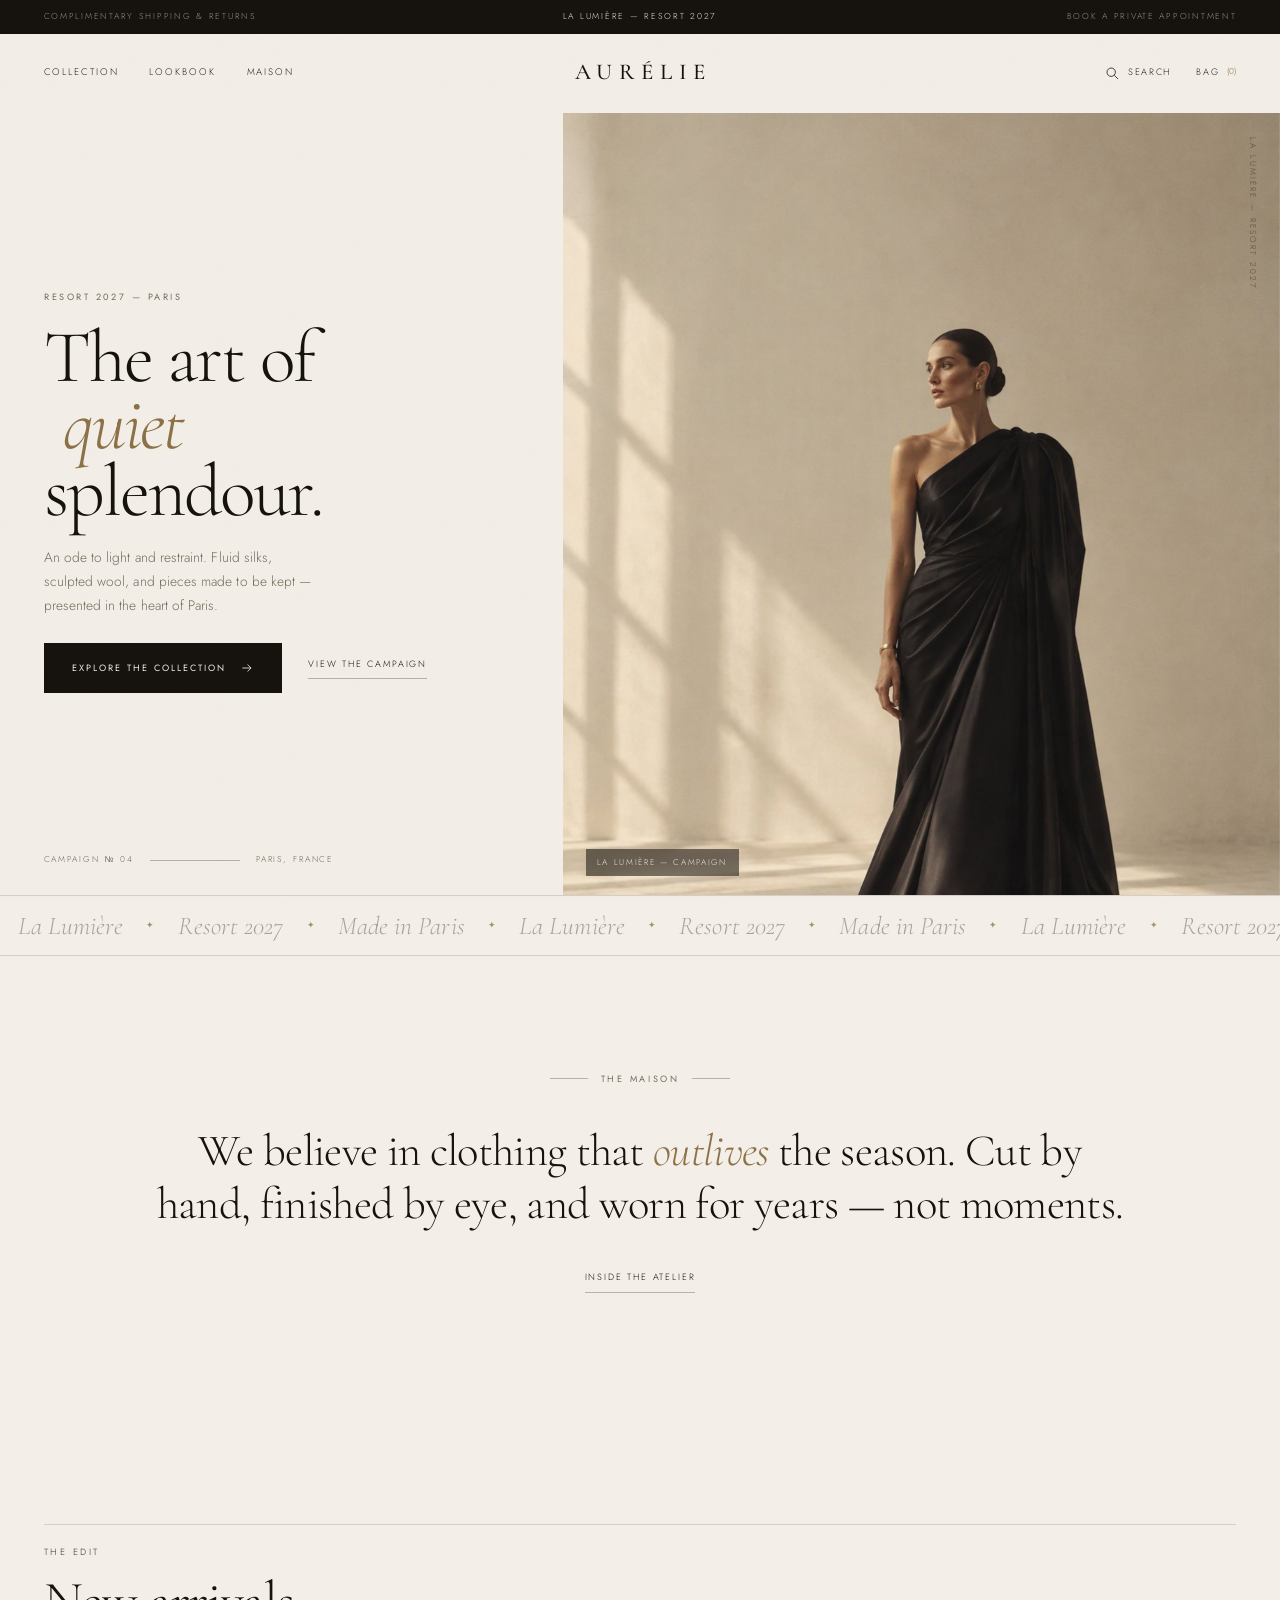
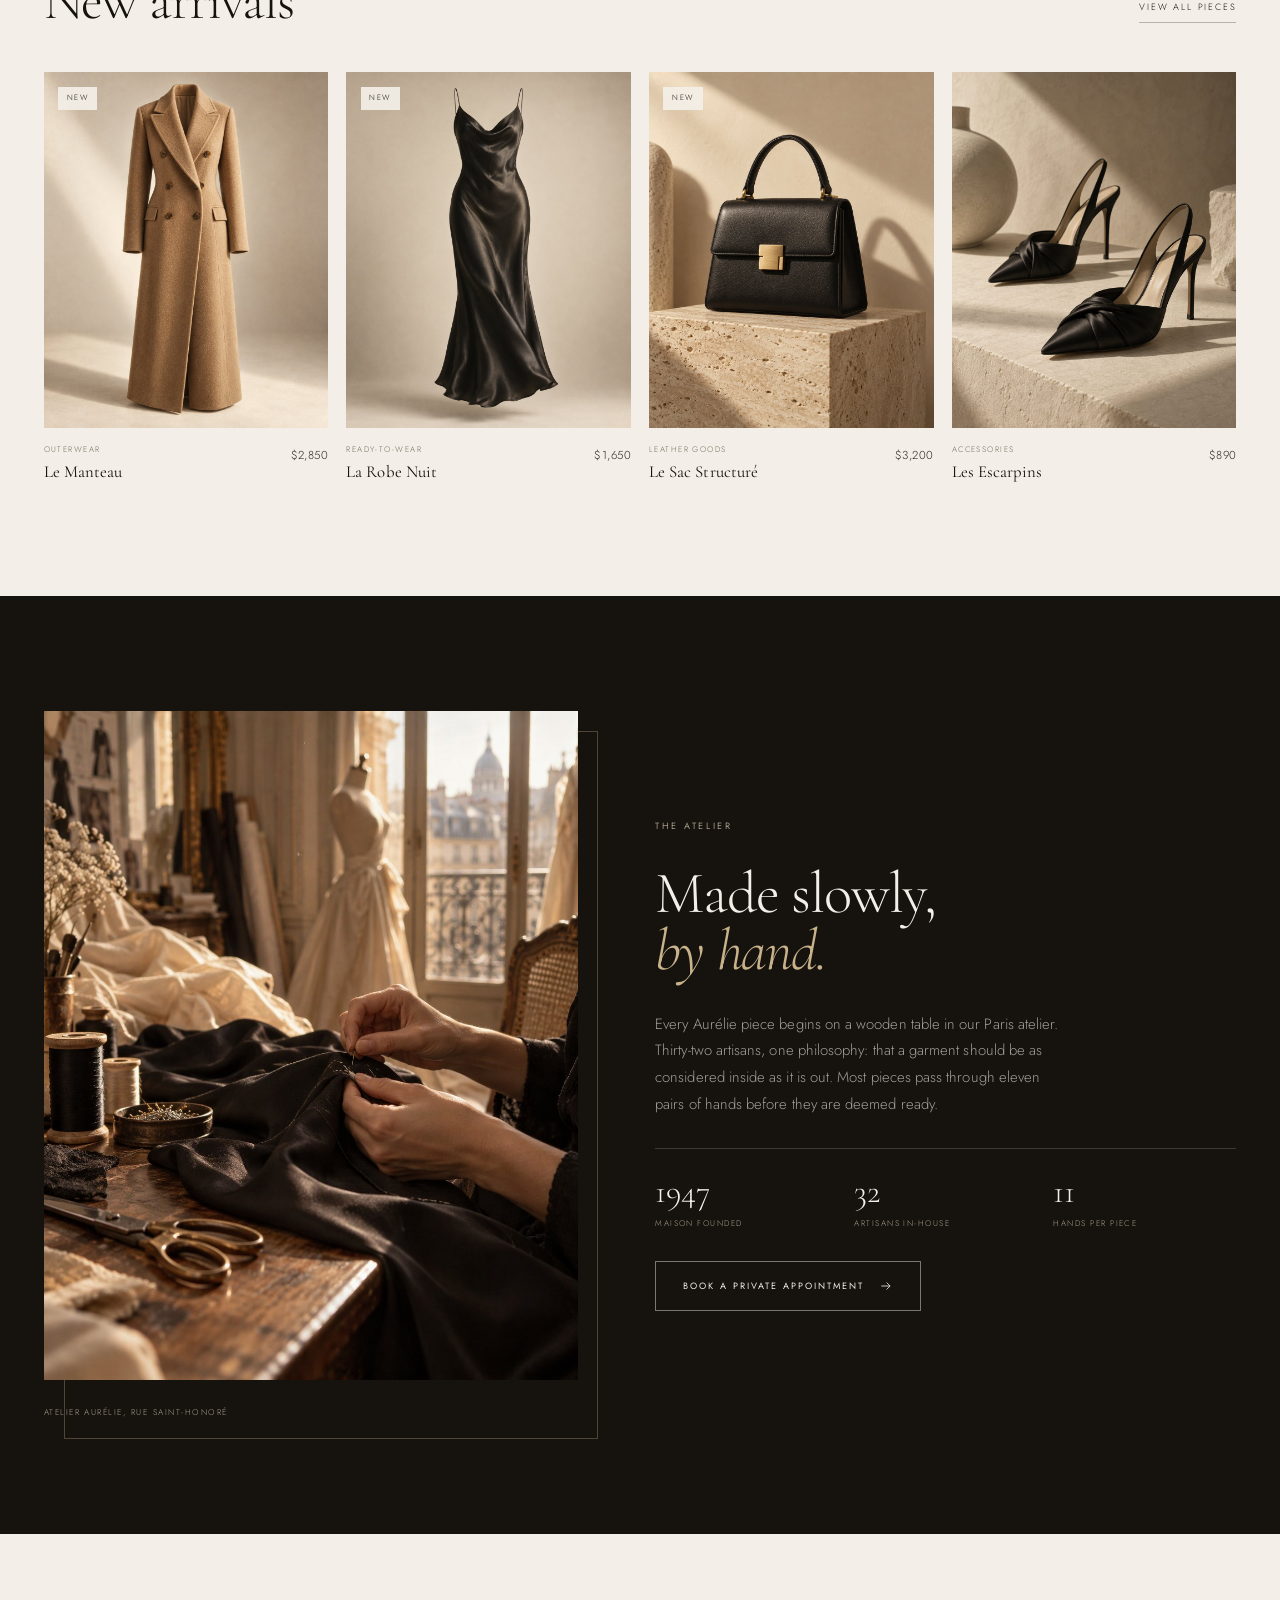
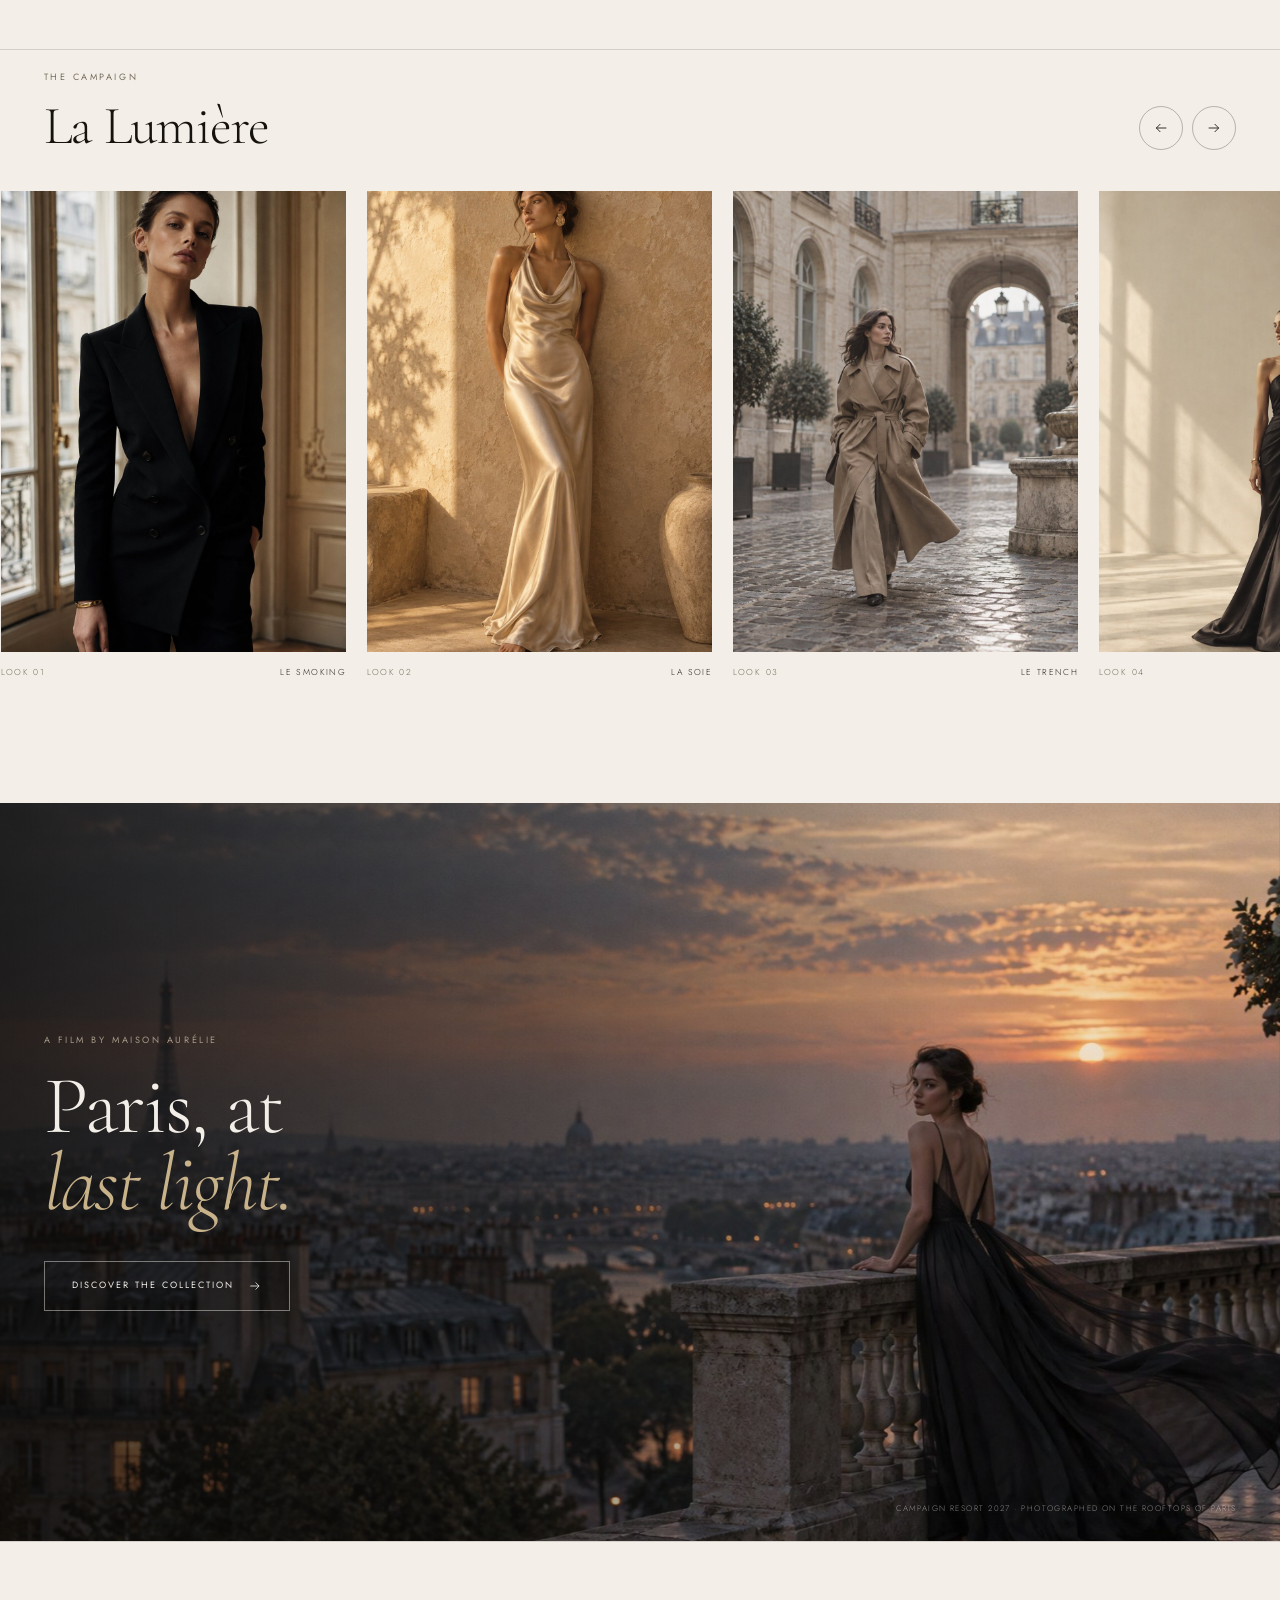
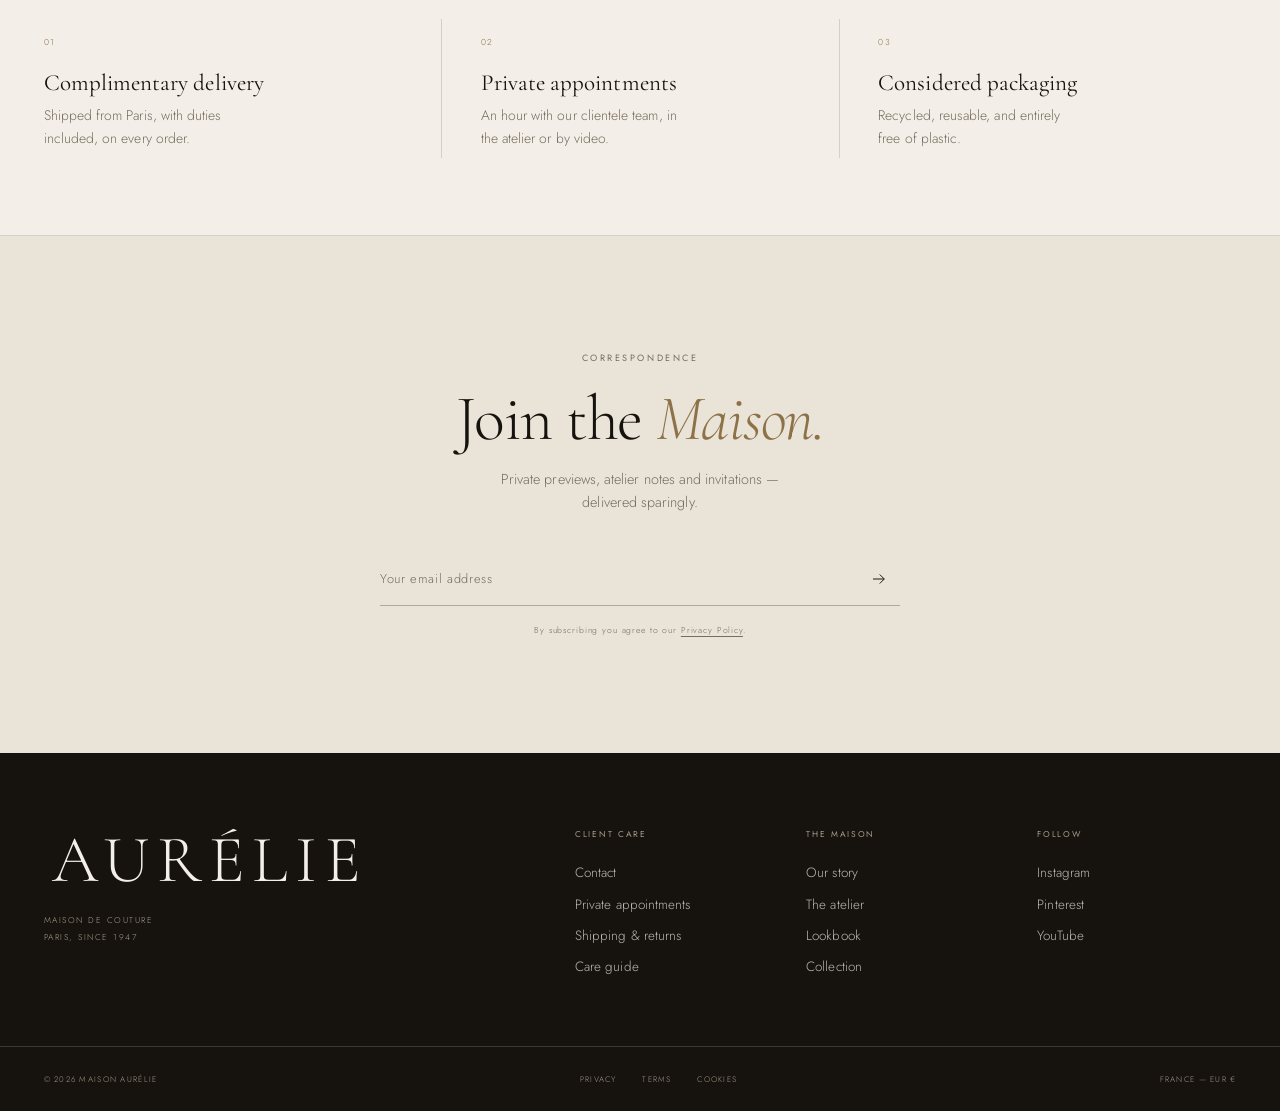
<file: index.html>
<!DOCTYPE html>
<html lang="en">
<head>
  <meta charset="UTF-8">
  <meta name="viewport" content="width=device-width, initial-scale=1">
  <title>AURÉLIE — Maison de Couture, Paris</title>
  <meta name="description" content="Maison Aurélie, Paris. Resort 2027 — La Lumière. Hand-cut silk, sculpted wool and leather goods, made slowly in our Paris atelier.">
  <link rel="icon" href="assets/favicon.svg" type="image/svg+xml">
  <link rel="preconnect" href="https://fonts.googleapis.com">
  <link rel="preconnect" href="https://fonts.gstatic.com" crossorigin>
  <link href="https://fonts.googleapis.com/css2?family=Cormorant+Garamond:ital,wght@0,300;0,400;0,500;1,300;1,400&family=Jost:wght@300;400;500&display=swap" rel="stylesheet">
  <link rel="preload" as="image" href="assets/images/hero.jpg" fetchpriority="high">
  <link rel="stylesheet" href="css/styles.css">
  <script>document.documentElement.classList.add('js');</script>
  <script src="js/products.js" defer></script>
  <script src="js/app.js" defer></script>
</head>
<body>
  <a class="skip-link" href="#main">Skip to content</a>

  <div class="loader" id="loader" aria-hidden="true">
    <div class="loader__inner">
      <span class="loader__word">AURÉLIE</span>
      <span class="loader__sub">Maison de couture · Paris</span>
      <span class="loader__bar"><i></i></span>
    </div>
  </div>

  <div class="announce">
    <div class="announce__inner">
      <a class="announce__side" href="#services">Complimentary shipping &amp; returns</a>
      <p class="announce__center">La Lumière — Resort 2027</p>
      <a class="announce__side" href="#newsletter">Book a private appointment</a>
    </div>
  </div>

  <header class="header" id="header">
    <div class="header__inner">
      <button class="menu-toggle" type="button" data-menu-open aria-label="Open menu" aria-expanded="false" aria-controls="mobile-menu">
        <span class="menu-toggle__lines" aria-hidden="true"><i></i><i></i></span>
        <span>Menu</span>
      </button>
      <nav class="header__nav" aria-label="Primary">
        <a href="collection.html">Collection</a>
        <a href="#lookbook">Lookbook</a>
        <a href="#maison">Maison</a>
      </nav>
      <a class="brand" href="index.html" aria-label="Aurélie — home">AURÉLIE</a>
      <div class="header__actions">
        <button class="header__btn header__search-btn" type="button" data-search-open aria-label="Search the collection">
          <svg viewBox="0 0 24 24" width="16" height="16" fill="none" stroke="currentColor" stroke-width="1.3" aria-hidden="true"><circle cx="10.8" cy="10.8" r="6.3"/><path d="M15.5 15.5 21 21"/></svg>
          <span>Search</span>
        </button>
        <button class="header__btn" type="button" data-cart-open aria-label="Open shopping bag">
          <span>Bag</span>
          <span class="bag-count" data-cart-count>0</span>
        </button>
      </div>
    </div>
  </header>

  <main id="main">
    <section class="hero" aria-labelledby="hero-title">
      <div class="hero__text">
        <div class="hero__content">
          <p class="label hero-anim" style="--d:80ms">Resort 2027 — Paris</p>
          <h1 class="hero__title" id="hero-title">
            <span class="hero-anim" style="--d:160ms">The art of</span>
            <em class="hero-anim" style="--d:250ms">quiet</em>
            <span class="hero-anim" style="--d:340ms">splendour.</span>
          </h1>
          <p class="hero__copy hero-anim" style="--d:440ms">An ode to light and restraint. Fluid silks, sculpted wool, and pieces made to be kept — presented in the heart of Paris.</p>
          <div class="hero__cta hero-anim" style="--d:540ms">
            <a class="btn btn--dark" href="collection.html">
              <span>Explore the collection</span>
              <svg viewBox="0 0 24 24" width="14" height="14" fill="none" stroke="currentColor" stroke-width="1.4" aria-hidden="true"><path d="M4 12h15M13 6l6 6-6 6"/></svg>
            </a>
            <a class="text-link" href="#lookbook">View the campaign</a>
          </div>
        </div>
        <div class="hero__foot hero-anim" style="--d:660ms">
          <span>Campaign № 04</span>
          <span class="hero__rule" aria-hidden="true"></span>
          <span>Paris, France</span>
        </div>
      </div>
      <figure class="hero__media">
        <img src="assets/images/hero.jpg" alt="Model wearing a one-shoulder black silk gown in an ivory Paris studio" width="1024" height="1536" fetchpriority="high">
        <figcaption>La Lumière — Campaign</figcaption>
        <span class="hero__vertical" aria-hidden="true">La Lumière — Resort 2027</span>
      </figure>
    </section>

    <div class="marquee" aria-hidden="true">
      <div class="marquee__track">
        <span>La Lumière</span><span class="marquee__star">✦</span>
        <span>Resort 2027</span><span class="marquee__star">✦</span>
        <span>Made in Paris</span><span class="marquee__star">✦</span>
        <span>La Lumière</span><span class="marquee__star">✦</span>
        <span>Resort 2027</span><span class="marquee__star">✦</span>
        <span>Made in Paris</span><span class="marquee__star">✦</span>
        <span>La Lumière</span><span class="marquee__star">✦</span>
        <span>Resort 2027</span><span class="marquee__star">✦</span>
        <span>Made in Paris</span><span class="marquee__star">✦</span>
        <span>La Lumière</span><span class="marquee__star">✦</span>
        <span>Resort 2027</span><span class="marquee__star">✦</span>
        <span>Made in Paris</span><span class="marquee__star">✦</span>
      </div>
    </div>

    <section class="manifesto section" id="maison">
      <div class="container manifesto__inner">
        <p class="label reveal">The Maison</p>
        <p class="manifesto__text reveal" style="--i:1">We believe in clothing that <em>outlives</em> the season. Cut by hand, finished by eye, and worn for years — not moments.</p>
        <a class="text-link reveal" style="--i:2" href="#atelier">Inside the atelier</a>
      </div>
    </section>

    <section class="arrivals section" aria-labelledby="arrivals-title">
      <div class="container">
        <header class="section-head">
          <div>
            <p class="label">The Edit</p>
            <h2 id="arrivals-title">New arrivals</h2>
          </div>
          <a class="text-link" href="collection.html">View all pieces</a>
        </header>
        <div class="product-grid" id="new-arrivals"></div>
        <noscript><p class="noscript-note">Enable JavaScript to browse the collection, or <a href="collection.html">open the collection page</a>.</p></noscript>
      </div>
    </section>

    <section class="atelier section" id="atelier" aria-labelledby="atelier-title">
      <div class="container atelier__grid">
        <figure class="atelier__media reveal">
          <img src="assets/images/atelier.jpg" alt="Hands hand-stitching black silk in the Aurélie atelier" width="1024" height="1280" loading="lazy">
          <figcaption>Atelier Aurélie, Rue Saint-Honoré</figcaption>
        </figure>
        <div class="atelier__body">
          <p class="label label--light reveal">The Atelier</p>
          <h2 id="atelier-title" class="reveal" style="--i:1">Made slowly,<br><em>by hand.</em></h2>
          <p class="atelier__copy reveal" style="--i:2">Every Aurélie piece begins on a wooden table in our Paris atelier. Thirty-two artisans, one philosophy: that a garment should be as considered inside as it is out. Most pieces pass through eleven pairs of hands before they are deemed ready.</p>
          <div class="stats reveal" style="--i:3">
            <div class="stat"><span>1947</span><p>Maison founded</p></div>
            <div class="stat"><span>32</span><p>Artisans in-house</p></div>
            <div class="stat"><span>11</span><p>Hands per piece</p></div>
          </div>
          <div class="reveal" style="--i:4">
            <a class="btn btn--light" href="#newsletter">
              <span>Book a private appointment</span>
              <svg viewBox="0 0 24 24" width="14" height="14" fill="none" stroke="currentColor" stroke-width="1.4" aria-hidden="true"><path d="M4 12h15M13 6l6 6-6 6"/></svg>
            </a>
          </div>
        </div>
      </div>
    </section>

    <section class="lookbook section" id="lookbook" aria-labelledby="lookbook-title">
      <div class="container section-head">
        <div>
          <p class="label">The Campaign</p>
          <h2 id="lookbook-title">La Lumière</h2>
        </div>
        <div class="slider-nav">
          <button class="slider-btn" type="button" data-lookbook-prev aria-label="Previous look" disabled>
            <svg viewBox="0 0 24 24" width="16" height="16" fill="none" stroke="currentColor" stroke-width="1.3" aria-hidden="true"><path d="M20 12H5M11 18l-6-6 6-6"/></svg>
          </button>
          <button class="slider-btn" type="button" data-lookbook-next aria-label="Next look">
            <svg viewBox="0 0 24 24" width="16" height="16" fill="none" stroke="currentColor" stroke-width="1.3" aria-hidden="true"><path d="M4 12h15M13 6l6 6-6 6"/></svg>
          </button>
        </div>
      </div>
      <div class="lookbook__track" id="lookbook-track" tabindex="0" aria-label="Lookbook gallery, scroll horizontally">
        <figure class="look">
          <div class="look__media"><img src="assets/images/look-tuxedo.jpg" alt="Model in a sharply tailored black tuxedo jacket in a Paris apartment" width="1024" height="1536" loading="lazy"></div>
          <figcaption><span>Look 01</span><span>Le Smoking</span></figcaption>
        </figure>
        <figure class="look">
          <div class="look__media"><img src="assets/images/look-silk.jpg" alt="Model in a champagne silk column dress against a plaster wall" width="1024" height="1536" loading="lazy"></div>
          <figcaption><span>Look 02</span><span>La Soie</span></figcaption>
        </figure>
        <figure class="look">
          <div class="look__media"><img src="assets/images/look-trench.jpg" alt="Model in a camel trench coat in a Parisian courtyard" width="1024" height="1536" loading="lazy"></div>
          <figcaption><span>Look 03</span><span>Le Trench</span></figcaption>
        </figure>
        <figure class="look">
          <div class="look__media"><img src="assets/images/hero.jpg" alt="Model in a black one-shoulder gown in an ivory studio" width="1024" height="1536" loading="lazy"></div>
          <figcaption><span>Look 04</span><span>La Nuit</span></figcaption>
        </figure>
      </div>
    </section>

    <section class="campaign" aria-labelledby="campaign-title">
      <img class="campaign__img" data-parallax src="assets/images/campaign.jpg" alt="A model in a black gown on a Paris rooftop at dusk, the Eiffel Tower in the distance" width="1792" height="1024" loading="lazy">
      <div class="campaign__shade" aria-hidden="true"></div>
      <div class="container campaign__content">
        <p class="label label--light reveal">A film by Maison Aurélie</p>
        <h2 id="campaign-title" class="reveal" style="--i:1">Paris, at<br><em>last light.</em></h2>
        <div class="reveal" style="--i:2">
          <a class="btn btn--light" href="collection.html">
            <span>Discover the collection</span>
            <svg viewBox="0 0 24 24" width="14" height="14" fill="none" stroke="currentColor" stroke-width="1.4" aria-hidden="true"><path d="M4 12h15M13 6l6 6-6 6"/></svg>
          </a>
        </div>
      </div>
      <p class="campaign__credit">Campaign Resort 2027 · Photographed on the rooftops of Paris</p>
    </section>

    <section class="services section section--tight" id="services" aria-label="Client services">
      <div class="container services__grid">
        <div class="service reveal">
          <span class="service__num">01</span>
          <h3>Complimentary delivery</h3>
          <p>Shipped from Paris, with duties included, on every order.</p>
        </div>
        <div class="service reveal" style="--i:1">
          <span class="service__num">02</span>
          <h3>Private appointments</h3>
          <p>An hour with our clientele team, in the atelier or by video.</p>
        </div>
        <div class="service reveal" style="--i:2">
          <span class="service__num">03</span>
          <h3>Considered packaging</h3>
          <p>Recycled, reusable, and entirely free of plastic.</p>
        </div>
      </div>
    </section>

    <section class="newsletter section" id="newsletter" aria-labelledby="newsletter-title">
      <div class="container newsletter__inner">
        <p class="label reveal">Correspondence</p>
        <h2 id="newsletter-title" class="reveal" style="--i:1">Join the <em>Maison.</em></h2>
        <p class="newsletter__copy reveal" style="--i:2">Private previews, atelier notes and invitations — delivered sparingly.</p>
        <form class="newsletter__form reveal" style="--i:3" data-newsletter novalidate>
          <label class="sr-only" for="newsletter-email">Email address</label>
          <input id="newsletter-email" type="email" name="email" placeholder="Your email address" autocomplete="email" required>
          <button type="submit" aria-label="Subscribe">
            <svg viewBox="0 0 24 24" width="18" height="18" fill="none" stroke="currentColor" stroke-width="1.3" aria-hidden="true"><path d="M4 12h15M13 6l6 6-6 6"/></svg>
          </button>
        </form>
        <p class="newsletter__note" data-newsletter-status aria-live="polite">By subscribing you agree to our <a href="#newsletter">Privacy Policy</a>.</p>
      </div>
    </section>
  </main>

  <footer class="footer">
    <div class="container footer__top">
      <div class="footer__brand">
        <p class="footer__word">AURÉLIE</p>
        <p class="footer__tag">Maison de couture<br>Paris, since 1947</p>
      </div>
      <div class="footer__cols">
        <div class="footer__col">
          <h4>Client care</h4>
          <a href="mailto:clientele@aurelie.example">Contact</a>
          <a href="#newsletter">Private appointments</a>
          <a href="#services">Shipping &amp; returns</a>
          <a href="#services">Care guide</a>
        </div>
        <div class="footer__col">
          <h4>The Maison</h4>
          <a href="#maison">Our story</a>
          <a href="#atelier">The atelier</a>
          <a href="#lookbook">Lookbook</a>
          <a href="collection.html">Collection</a>
        </div>
        <div class="footer__col">
          <h4>Follow</h4>
          <a href="https://www.instagram.com/" target="_blank" rel="noopener">Instagram</a>
          <a href="https://www.pinterest.com/" target="_blank" rel="noopener">Pinterest</a>
          <a href="https://www.youtube.com/" target="_blank" rel="noopener">YouTube</a>
        </div>
      </div>
    </div>
    <div class="container footer__bottom">
      <p>© 2026 Maison Aurélie</p>
      <div class="footer__legal">
        <a href="#newsletter">Privacy</a>
        <a href="#newsletter">Terms</a>
        <a href="#newsletter">Cookies</a>
      </div>
      <p>France — EUR €</p>
    </div>
  </footer>

  <div class="menu" id="mobile-menu" aria-hidden="true" inert>
    <div class="menu__inner">
      <div class="menu__top">
        <a class="brand brand--light" href="index.html">AURÉLIE</a>
        <button class="icon-btn icon-btn--light" type="button" data-menu-close aria-label="Close menu">
          <svg viewBox="0 0 24 24" width="20" height="20" fill="none" stroke="currentColor" stroke-width="1.2" aria-hidden="true"><path d="M5 5l14 14M19 5 5 19"/></svg>
        </button>
      </div>
      <nav class="menu__nav" aria-label="Mobile navigation">
        <a href="collection.html"><span>01</span>Collection</a>
        <a href="index.html#lookbook"><span>02</span>Lookbook</a>
        <a href="index.html#atelier"><span>03</span>Atelier</a>
        <a href="index.html#maison"><span>04</span>Maison</a>
      </nav>
      <div class="menu__foot">
        <div>
          <p class="label label--light">Clientele</p>
          <a href="mailto:clientele@aurelie.example">clientele@aurelie.example</a>
        </div>
        <p>Paris — France<br>EUR €</p>
      </div>
      <p class="menu__campaign">La Lumière — Resort 2027</p>
    </div>
  </div>

  <div class="search" id="search" aria-hidden="true" inert>
    <div class="search__inner">
      <div class="search__head">
        <p class="label">Search the Maison</p>
        <button class="icon-btn" type="button" data-search-close aria-label="Close search">
          <svg viewBox="0 0 24 24" width="20" height="20" fill="none" stroke="currentColor" stroke-width="1.2" aria-hidden="true"><path d="M5 5l14 14M19 5 5 19"/></svg>
        </button>
      </div>
      <div class="search__field">
        <svg viewBox="0 0 24 24" width="20" height="20" fill="none" stroke="currentColor" stroke-width="1.2" aria-hidden="true"><circle cx="10.8" cy="10.8" r="6.3"/><path d="M15.5 15.5 21 21"/></svg>
        <input type="search" id="search-input" placeholder="Try “silk”, “coat” or “leather”" autocomplete="off" aria-label="Search products">
      </div>
      <div class="search__results" id="search-results" aria-live="polite"></div>
    </div>
  </div>

  <div class="drawer" id="cart-drawer" aria-hidden="true" inert>
    <div class="drawer__backdrop" data-cart-close></div>
    <aside class="drawer__panel" role="dialog" aria-modal="true" aria-labelledby="cart-title">
      <header class="drawer__head">
        <p id="cart-title">Shopping bag <span class="bag-count bag-count--dark" data-cart-count>0</span></p>
        <button class="icon-btn" type="button" data-cart-close aria-label="Close shopping bag">
          <svg viewBox="0 0 24 24" width="20" height="20" fill="none" stroke="currentColor" stroke-width="1.2" aria-hidden="true"><path d="M5 5l14 14M19 5 5 19"/></svg>
        </button>
      </header>
      <div class="drawer__body" id="cart-items"></div>
      <div class="drawer__foot" id="cart-foot">
        <div class="drawer__row"><span>Subtotal</span><span data-cart-subtotal>$0</span></div>
        <p class="drawer__note">Complimentary shipping, duties included. Returns accepted within 30 days.</p>
        <button class="btn btn--dark btn--full" type="button" data-checkout>Proceed to checkout</button>
        <p class="drawer__secure">Secure payment — Visa · Mastercard · Amex</p>
      </div>
    </aside>
  </div>

  <div class="modal" id="product-modal" aria-hidden="true" inert>
    <div class="modal__backdrop" data-modal-close></div>
    <div class="modal__panel" role="dialog" aria-modal="true" aria-labelledby="modal-name">
      <button class="icon-btn modal__close" type="button" data-modal-close aria-label="Close product details">
        <svg viewBox="0 0 24 24" width="20" height="20" fill="none" stroke="currentColor" stroke-width="1.2" aria-hidden="true"><path d="M5 5l14 14M19 5 5 19"/></svg>
      </button>
      <div class="modal__media">
        <img id="modal-image" src="assets/images/hero.jpg" alt="" width="1024" height="1280">
      </div>
      <div class="modal__body">
        <p class="label" id="modal-category"></p>
        <h2 id="modal-name"></h2>
        <p class="modal__sub" id="modal-subtitle"></p>
        <p class="modal__price" id="modal-price"></p>
        <p class="modal__desc" id="modal-desc"></p>
        <div class="modal__option">
          <div class="modal__option-head">
            <span>Size</span>
            <span class="modal__size-note">True to size</span>
          </div>
          <div class="sizes" id="modal-sizes"></div>
        </div>
        <button class="btn btn--dark btn--full" type="button" id="modal-add">Add to bag</button>
        <ul class="modal__meta">
          <li>Complimentary shipping &amp; returns</li>
          <li>Hand-finished in Paris</li>
          <li>Duties included</li>
        </ul>
      </div>
    </div>
  </div>

  <div class="toast" id="toast" role="status" aria-live="polite"></div>
  <div class="cursor" id="cursor" aria-hidden="true"></div>
</body>
</html>
</file>
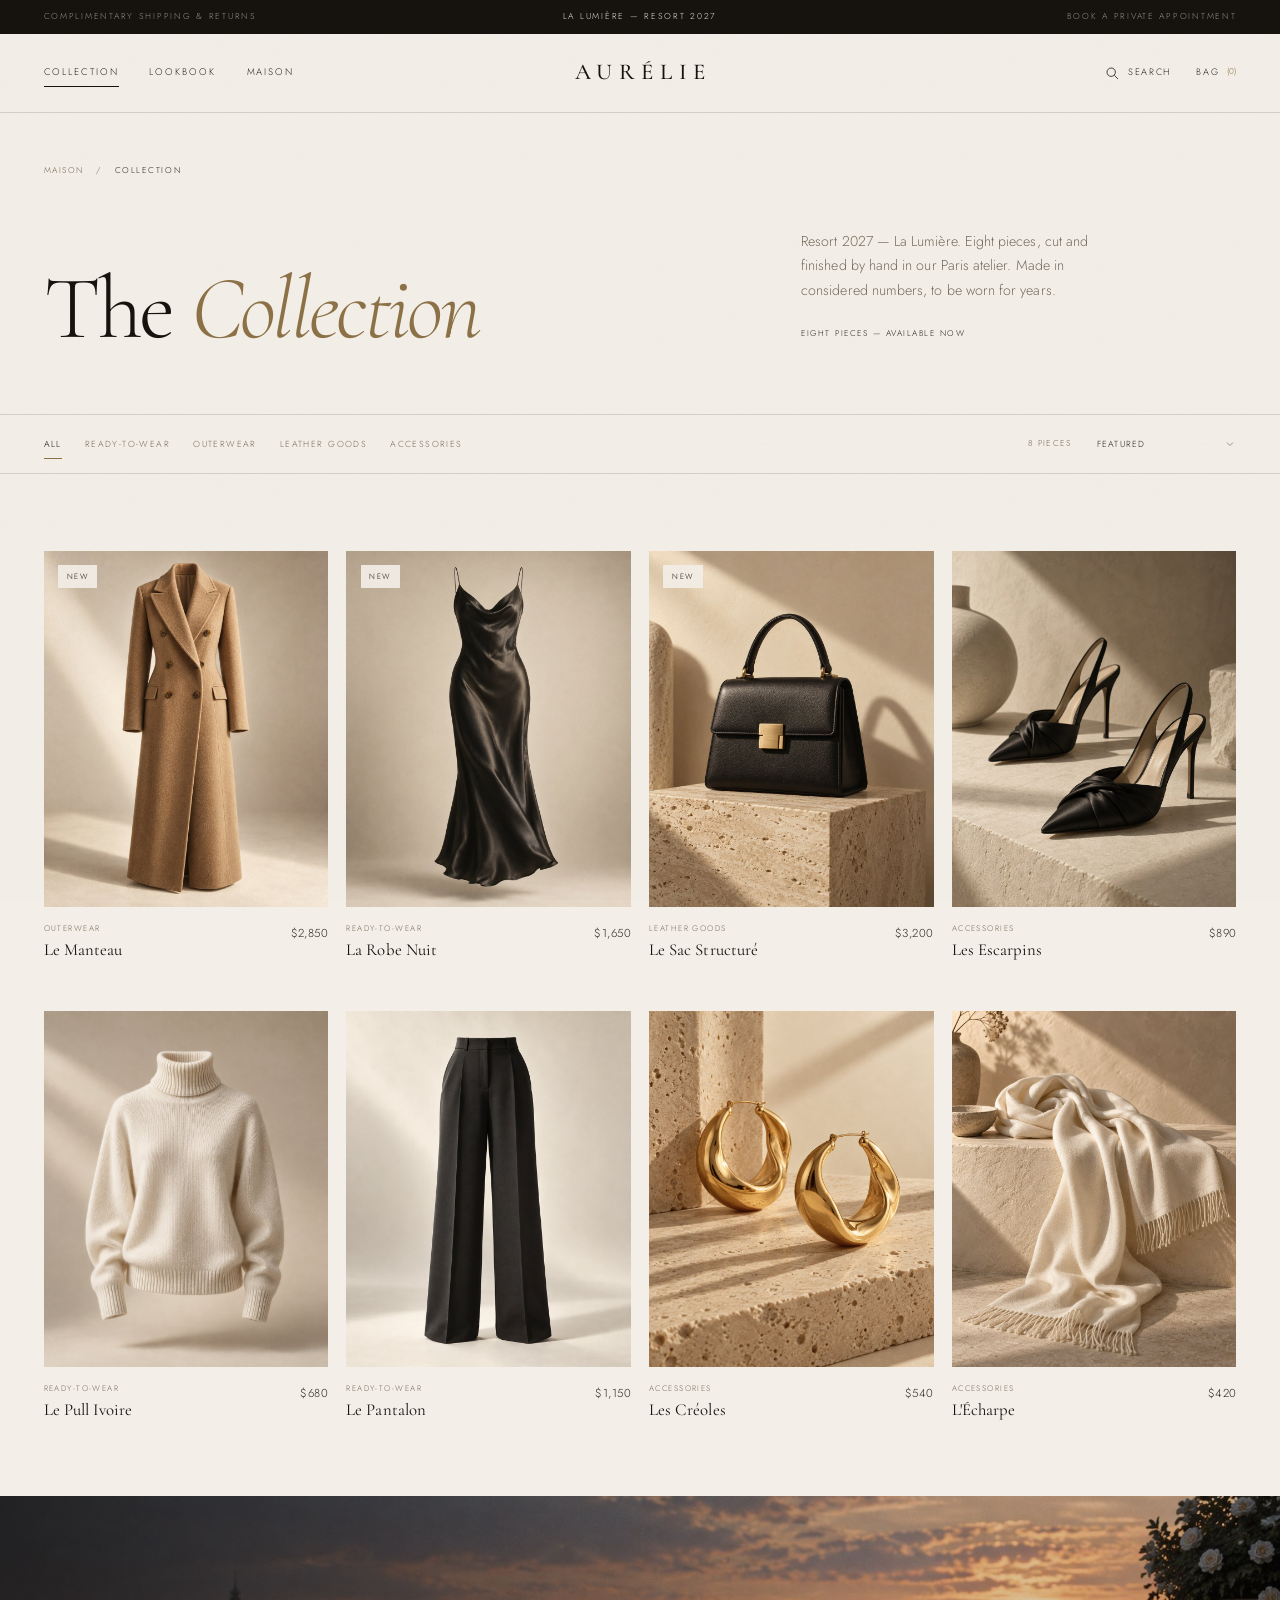
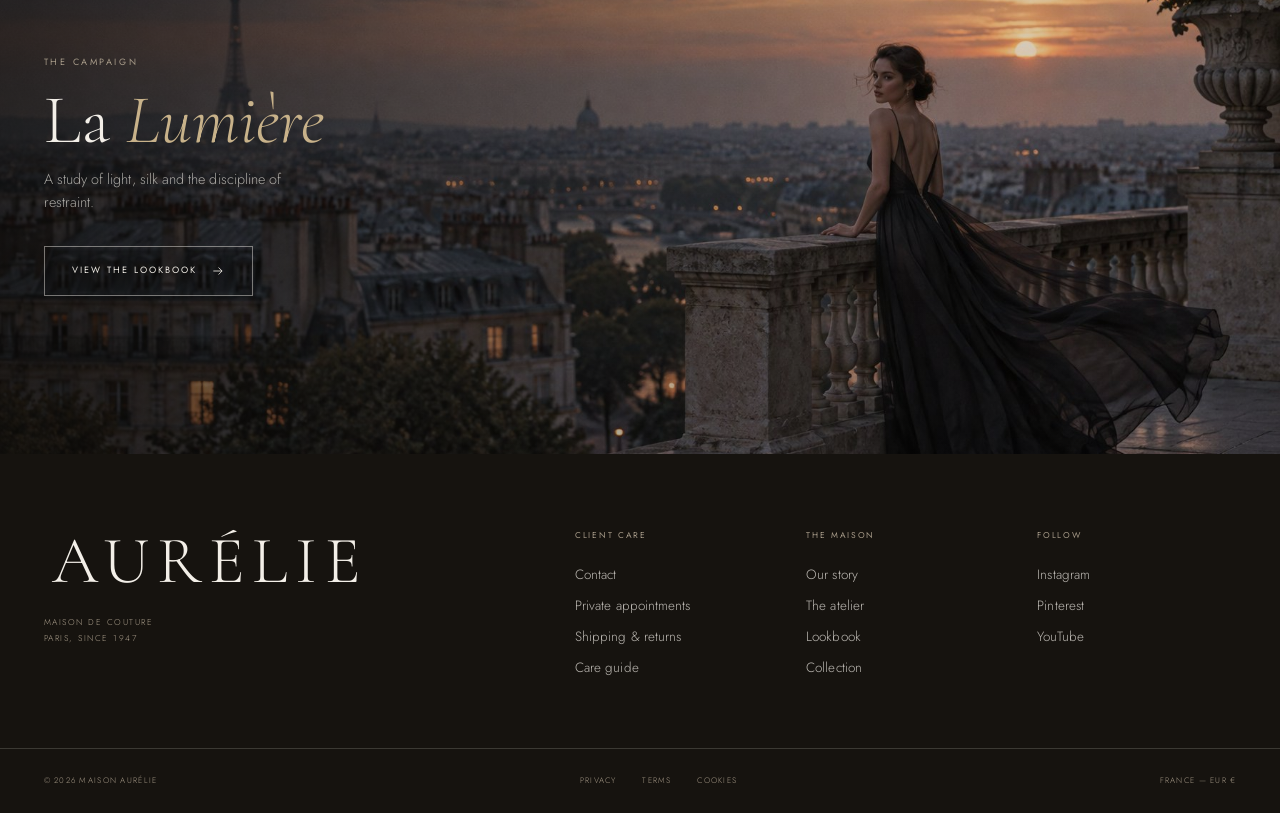
<file: collection.html>
<!DOCTYPE html>
<html lang="en">
<head>
  <meta charset="UTF-8">
  <meta name="viewport" content="width=device-width, initial-scale=1">
  <title>The Collection — AURÉLIE</title>
  <meta name="description" content="Resort 2027 — La Lumière. Eight hand-finished pieces from Maison Aurélie: silk dresses, sculpted wool, calfskin leather goods and fine accessories.">
  <link rel="icon" href="assets/favicon.svg" type="image/svg+xml">
  <link rel="preconnect" href="https://fonts.googleapis.com">
  <link rel="preconnect" href="https://fonts.gstatic.com" crossorigin>
  <link href="https://fonts.googleapis.com/css2?family=Cormorant+Garamond:ital,wght@0,300;0,400;0,500;1,300;1,400&family=Jost:wght@300;400;500&display=swap" rel="stylesheet">
  <link rel="stylesheet" href="css/styles.css">
  <script>document.documentElement.classList.add('js');</script>
  <script src="js/products.js" defer></script>
  <script src="js/app.js" defer></script>
</head>
<body>
  <a class="skip-link" href="#main">Skip to content</a>

  <div class="loader" id="loader" aria-hidden="true">
    <div class="loader__inner">
      <span class="loader__word">AURÉLIE</span>
      <span class="loader__sub">Maison de couture · Paris</span>
      <span class="loader__bar"><i></i></span>
    </div>
  </div>

  <div class="announce">
    <div class="announce__inner">
      <a class="announce__side" href="index.html#services">Complimentary shipping &amp; returns</a>
      <p class="announce__center">La Lumière — Resort 2027</p>
      <a class="announce__side" href="index.html#newsletter">Book a private appointment</a>
    </div>
  </div>

  <header class="header header--solid" id="header">
    <div class="header__inner">
      <button class="menu-toggle" type="button" data-menu-open aria-label="Open menu" aria-expanded="false" aria-controls="mobile-menu">
        <span class="menu-toggle__lines" aria-hidden="true"><i></i><i></i></span>
        <span>Menu</span>
      </button>
      <nav class="header__nav" aria-label="Primary">
        <a href="collection.html" aria-current="page">Collection</a>
        <a href="index.html#lookbook">Lookbook</a>
        <a href="index.html#maison">Maison</a>
      </nav>
      <a class="brand" href="index.html" aria-label="Aurélie — home">AURÉLIE</a>
      <div class="header__actions">
        <button class="header__btn header__search-btn" type="button" data-search-open aria-label="Search the collection">
          <svg viewBox="0 0 24 24" width="16" height="16" fill="none" stroke="currentColor" stroke-width="1.3" aria-hidden="true"><circle cx="10.8" cy="10.8" r="6.3"/><path d="M15.5 15.5 21 21"/></svg>
          <span>Search</span>
        </button>
        <button class="header__btn" type="button" data-cart-open aria-label="Open shopping bag">
          <span>Bag</span>
          <span class="bag-count" data-cart-count>0</span>
        </button>
      </div>
    </div>
  </header>

  <main id="main">
    <section class="page-head">
      <div class="container">
        <nav class="breadcrumb" aria-label="Breadcrumb">
          <a href="index.html">Maison</a>
          <span aria-hidden="true">/</span>
          <span aria-current="page">Collection</span>
        </nav>
        <div class="page-head__row">
          <h1 class="reveal">The <em>Collection</em></h1>
          <div class="page-head__intro reveal" style="--i:1">
            <p>Resort 2027 — La Lumière. Eight pieces, cut and finished by hand in our Paris atelier. Made in considered numbers, to be worn for years.</p>
            <p class="page-head__meta">Eight pieces — Available now</p>
          </div>
        </div>
      </div>
    </section>

    <div class="collection-bar">
      <div class="container collection-bar__inner">
        <div class="filters" role="group" aria-label="Filter by category">
          <button class="filter is-active" type="button" data-filter="All" aria-pressed="true">All</button>
          <button class="filter" type="button" data-filter="Ready-to-Wear" aria-pressed="false">Ready-to-Wear</button>
          <button class="filter" type="button" data-filter="Outerwear" aria-pressed="false">Outerwear</button>
          <button class="filter" type="button" data-filter="Leather Goods" aria-pressed="false">Leather Goods</button>
          <button class="filter" type="button" data-filter="Accessories" aria-pressed="false">Accessories</button>
        </div>
        <div class="collection-bar__right">
          <p class="results-count" data-results-count aria-live="polite">8 pieces</p>
          <label class="sort">
            <span class="sr-only">Sort products</span>
            <select id="sort">
              <option value="featured">Featured</option>
              <option value="price-asc">Price — low to high</option>
              <option value="price-desc">Price — high to low</option>
            </select>
            <svg viewBox="0 0 24 24" width="12" height="12" fill="none" stroke="currentColor" stroke-width="1.4" aria-hidden="true"><path d="m6 9 6 6 6-6"/></svg>
          </label>
        </div>
      </div>
    </div>

    <section class="collection section section--tight" aria-label="Products">
      <div class="container">
        <div class="product-grid product-grid--collection" id="collection-grid"></div>
        <noscript><p class="noscript-note">Enable JavaScript to browse and shop the collection.</p></noscript>
      </div>
    </section>

    <section class="collection-cta" aria-labelledby="collection-cta-title">
      <img src="assets/images/campaign.jpg" alt="A model in a black gown on a Paris rooftop at dusk" width="1792" height="1024" loading="lazy">
      <div class="collection-cta__shade" aria-hidden="true"></div>
      <div class="container collection-cta__content">
        <p class="label label--light reveal">The Campaign</p>
        <h2 id="collection-cta-title" class="reveal" style="--i:1">La <em>Lumière</em></h2>
        <p class="reveal" style="--i:2">A study of light, silk and the discipline of restraint.</p>
        <div class="reveal" style="--i:3">
          <a class="btn btn--light" href="index.html#lookbook">
            <span>View the lookbook</span>
            <svg viewBox="0 0 24 24" width="14" height="14" fill="none" stroke="currentColor" stroke-width="1.4" aria-hidden="true"><path d="M4 12h15M13 6l6 6-6 6"/></svg>
          </a>
        </div>
      </div>
    </section>
  </main>

  <footer class="footer">
    <div class="container footer__top">
      <div class="footer__brand">
        <p class="footer__word">AURÉLIE</p>
        <p class="footer__tag">Maison de couture<br>Paris, since 1947</p>
      </div>
      <div class="footer__cols">
        <div class="footer__col">
          <h4>Client care</h4>
          <a href="mailto:clientele@aurelie.example">Contact</a>
          <a href="index.html#newsletter">Private appointments</a>
          <a href="index.html#services">Shipping &amp; returns</a>
          <a href="index.html#services">Care guide</a>
        </div>
        <div class="footer__col">
          <h4>The Maison</h4>
          <a href="index.html#maison">Our story</a>
          <a href="index.html#atelier">The atelier</a>
          <a href="index.html#lookbook">Lookbook</a>
          <a href="collection.html" aria-current="page">Collection</a>
        </div>
        <div class="footer__col">
          <h4>Follow</h4>
          <a href="https://www.instagram.com/" target="_blank" rel="noopener">Instagram</a>
          <a href="https://www.pinterest.com/" target="_blank" rel="noopener">Pinterest</a>
          <a href="https://www.youtube.com/" target="_blank" rel="noopener">YouTube</a>
        </div>
      </div>
    </div>
    <div class="container footer__bottom">
      <p>© 2026 Maison Aurélie</p>
      <div class="footer__legal">
        <a href="index.html#newsletter">Privacy</a>
        <a href="index.html#newsletter">Terms</a>
        <a href="index.html#newsletter">Cookies</a>
      </div>
      <p>France — EUR €</p>
    </div>
  </footer>

  <div class="menu" id="mobile-menu" aria-hidden="true" inert>
    <div class="menu__inner">
      <div class="menu__top">
        <a class="brand brand--light" href="index.html">AURÉLIE</a>
        <button class="icon-btn icon-btn--light" type="button" data-menu-close aria-label="Close menu">
          <svg viewBox="0 0 24 24" width="20" height="20" fill="none" stroke="currentColor" stroke-width="1.2" aria-hidden="true"><path d="M5 5l14 14M19 5 5 19"/></svg>
        </button>
      </div>
      <nav class="menu__nav" aria-label="Mobile navigation">
        <a href="collection.html" aria-current="page"><span>01</span>Collection</a>
        <a href="index.html#lookbook"><span>02</span>Lookbook</a>
        <a href="index.html#atelier"><span>03</span>Atelier</a>
        <a href="index.html#maison"><span>04</span>Maison</a>
      </nav>
      <div class="menu__foot">
        <div>
          <p class="label label--light">Clientele</p>
          <a href="mailto:clientele@aurelie.example">clientele@aurelie.example</a>
        </div>
        <p>Paris — France<br>EUR €</p>
      </div>
      <p class="menu__campaign">La Lumière — Resort 2027</p>
    </div>
  </div>

  <div class="search" id="search" aria-hidden="true" inert>
    <div class="search__inner">
      <div class="search__head">
        <p class="label">Search the Maison</p>
        <button class="icon-btn" type="button" data-search-close aria-label="Close search">
          <svg viewBox="0 0 24 24" width="20" height="20" fill="none" stroke="currentColor" stroke-width="1.2" aria-hidden="true"><path d="M5 5l14 14M19 5 5 19"/></svg>
        </button>
      </div>
      <div class="search__field">
        <svg viewBox="0 0 24 24" width="20" height="20" fill="none" stroke="currentColor" stroke-width="1.2" aria-hidden="true"><circle cx="10.8" cy="10.8" r="6.3"/><path d="M15.5 15.5 21 21"/></svg>
        <input type="search" id="search-input" placeholder="Try “silk”, “coat” or “leather”" autocomplete="off" aria-label="Search products">
      </div>
      <div class="search__results" id="search-results" aria-live="polite"></div>
    </div>
  </div>

  <div class="drawer" id="cart-drawer" aria-hidden="true" inert>
    <div class="drawer__backdrop" data-cart-close></div>
    <aside class="drawer__panel" role="dialog" aria-modal="true" aria-labelledby="cart-title">
      <header class="drawer__head">
        <p id="cart-title">Shopping bag <span class="bag-count bag-count--dark" data-cart-count>0</span></p>
        <button class="icon-btn" type="button" data-cart-close aria-label="Close shopping bag">
          <svg viewBox="0 0 24 24" width="20" height="20" fill="none" stroke="currentColor" stroke-width="1.2" aria-hidden="true"><path d="M5 5l14 14M19 5 5 19"/></svg>
        </button>
      </header>
      <div class="drawer__body" id="cart-items"></div>
      <div class="drawer__foot" id="cart-foot">
        <div class="drawer__row"><span>Subtotal</span><span data-cart-subtotal>$0</span></div>
        <p class="drawer__note">Complimentary shipping, duties included. Returns accepted within 30 days.</p>
        <button class="btn btn--dark btn--full" type="button" data-checkout>Proceed to checkout</button>
        <p class="drawer__secure">Secure payment — Visa · Mastercard · Amex</p>
      </div>
    </aside>
  </div>

  <div class="modal" id="product-modal" aria-hidden="true" inert>
    <div class="modal__backdrop" data-modal-close></div>
    <div class="modal__panel" role="dialog" aria-modal="true" aria-labelledby="modal-name">
      <button class="icon-btn modal__close" type="button" data-modal-close aria-label="Close product details">
        <svg viewBox="0 0 24 24" width="20" height="20" fill="none" stroke="currentColor" stroke-width="1.2" aria-hidden="true"><path d="M5 5l14 14M19 5 5 19"/></svg>
      </button>
      <div class="modal__media">
        <img id="modal-image" src="assets/images/hero.jpg" alt="" width="1024" height="1280">
      </div>
      <div class="modal__body">
        <p class="label" id="modal-category"></p>
        <h2 id="modal-name"></h2>
        <p class="modal__sub" id="modal-subtitle"></p>
        <p class="modal__price" id="modal-price"></p>
        <p class="modal__desc" id="modal-desc"></p>
        <div class="modal__option">
          <div class="modal__option-head">
            <span>Size</span>
            <span class="modal__size-note">True to size</span>
          </div>
          <div class="sizes" id="modal-sizes"></div>
        </div>
        <button class="btn btn--dark btn--full" type="button" id="modal-add">Add to bag</button>
        <ul class="modal__meta">
          <li>Complimentary shipping &amp; returns</li>
          <li>Hand-finished in Paris</li>
          <li>Duties included</li>
        </ul>
      </div>
    </div>
  </div>

  <div class="toast" id="toast" role="status" aria-live="polite"></div>
  <div class="cursor" id="cursor" aria-hidden="true"></div>
</body>
</html>
</file>
<file: css/styles.css>
/* ============================================================
   AURÉLIE — Maison de Couture
   Design system: ivory paper, ink, muted gold. Serif + sans.
   ============================================================ */

:root {
  --paper: #f3efe8;
  --paper-2: #e9e3d8;
  --paper-3: #ded6c8;
  --ink: #16130f;
  --ink-2: #2a251f;
  --taupe: #776c5d;
  --taupe-light: #a79b89;
  --gold: #8d7147;
  --gold-light: #c8b28a;
  --line: rgba(22, 19, 15, 0.14);
  --line-strong: rgba(22, 19, 15, 0.28);
  --line-light: rgba(243, 239, 232, 0.17);
  --serif: "Cormorant Garamond", "Times New Roman", serif;
  --sans: "Jost", "Helvetica Neue", Arial, sans-serif;
  --max: 1500px;
  --gutter: clamp(1.25rem, 3.4vw, 4rem);
  --header-h: 78px;
  --ease: cubic-bezier(0.22, 0.61, 0.36, 1);
  --ease-out: cubic-bezier(0.16, 1, 0.3, 1);
}

*,
*::before,
*::after {
  box-sizing: border-box;
}

html {
  -webkit-text-size-adjust: 100%;
  scroll-behavior: smooth;
  scroll-padding-top: calc(var(--header-h) + 24px);
}

html.is-locked,
html.is-locked body {
  overflow: hidden;
}

body {
  margin: 0;
  background: var(--paper);
  color: var(--ink);
  font-family: var(--sans);
  font-weight: 300;
  font-size: 16px;
  line-height: 1.6;
  letter-spacing: 0.004em;
  -webkit-font-smoothing: antialiased;
  -moz-osx-font-smoothing: grayscale;
  overflow-x: hidden;
}

/* Film grain */
body::after {
  content: "";
  position: fixed;
  inset: 0;
  z-index: 80;
  pointer-events: none;
  opacity: 0.04;
  mix-blend-mode: multiply;
  background-image: url("data:image/svg+xml,%3Csvg xmlns='http://www.w3.org/2000/svg' width='220' height='220'%3E%3Cfilter id='n'%3E%3CfeTurbulence type='fractalNoise' baseFrequency='0.82' numOctaves='3' stitchTiles='stitch'/%3E%3C/filter%3E%3Crect width='100%25' height='100%25' filter='url(%23n)'/%3E%3C/svg%3E");
  background-size: 220px 220px;
}

img {
  display: block;
  max-width: 100%;
  height: auto;
}

a {
  color: inherit;
  text-decoration: none;
}

button {
  font: inherit;
  color: inherit;
  background: none;
  border: 0;
  padding: 0;
  cursor: pointer;
}

ul {
  list-style: none;
  margin: 0;
  padding: 0;
}

h1,
h2,
h3,
h4,
p {
  margin: 0;
}

h1,
h2,
h3,
h4 {
  font-family: var(--serif);
  font-weight: 400;
  line-height: 1.05;
}

em {
  font-style: italic;
}

::selection {
  background: var(--ink);
  color: var(--paper);
}

:focus-visible {
  outline: 1px solid var(--gold);
  outline-offset: 4px;
}

.skip-link {
  position: fixed;
  top: 0.75rem;
  left: 0.75rem;
  z-index: 500;
  padding: 0.75rem 1rem;
  background: var(--ink);
  color: var(--paper);
  font-size: 0.62rem;
  letter-spacing: 0.16em;
  text-transform: uppercase;
  transform: translateY(-200%);
  transition: transform 0.3s var(--ease);
}

.skip-link:focus {
  transform: none;
}

.sr-only {
  position: absolute;
  width: 1px;
  height: 1px;
  padding: 0;
  margin: -1px;
  overflow: hidden;
  clip: rect(0, 0, 0, 0);
  white-space: nowrap;
  border: 0;
}

.container {
  width: 100%;
  max-width: var(--max);
  margin-inline: auto;
  padding-inline: var(--gutter);
}

.section {
  padding-block: clamp(4.5rem, 9vw, 8.5rem);
}

.section--tight {
  padding-block: clamp(3.5rem, 6vw, 6rem);
}

.label {
  display: flex;
  align-items: center;
  gap: 0.8rem;
  font-family: var(--sans);
  font-size: 0.57rem;
  font-weight: 400;
  letter-spacing: 0.28em;
  text-transform: uppercase;
  color: var(--taupe);
}

.label--light {
  color: var(--taupe-light);
}

/* ---------- Loader ---------- */
.loader {
  display: none;
}

.js .loader {
  position: fixed;
  inset: 0;
  z-index: 300;
  display: grid;
  place-items: center;
  background: var(--paper);
  transition: opacity 0.7s var(--ease), visibility 0.7s;
}

.loader.is-done {
  opacity: 0;
  visibility: hidden;
}

.loader__inner {
  display: flex;
  flex-direction: column;
  align-items: center;
  gap: 0.9rem;
  text-align: center;
}

.loader__word {
  font-family: var(--serif);
  font-size: clamp(1.7rem, 3.6vw, 2.4rem);
  letter-spacing: 0.42em;
  text-indent: 0.42em;
  line-height: 1;
}

.loader__sub {
  font-size: 0.53rem;
  letter-spacing: 0.3em;
  text-transform: uppercase;
  color: var(--taupe);
}

.loader__bar {
  width: 170px;
  height: 1px;
  margin-top: 1.2rem;
  background: var(--line);
  overflow: hidden;
}

.loader__bar i {
  display: block;
  width: 100%;
  height: 1px;
  background: var(--ink);
  transform-origin: left;
  animation: loadbar 1s var(--ease) forwards;
}

@keyframes loadbar {
  from { transform: scaleX(0); }
  to { transform: scaleX(1); }
}

/* ---------- Announcement ---------- */
.announce {
  background: var(--ink);
  color: var(--paper);
}

.announce__inner {
  max-width: var(--max);
  margin-inline: auto;
  padding: 0.62rem var(--gutter);
  display: grid;
  grid-template-columns: 1fr auto 1fr;
  align-items: center;
  gap: 1rem;
  font-size: 0.54rem;
  letter-spacing: 0.2em;
  text-transform: uppercase;
}

.announce__center {
  text-align: center;
  color: rgba(243, 239, 232, 0.92);
}

.announce__side {
  justify-self: start;
  color: rgba(243, 239, 232, 0.55);
  transition: color 0.3s;
}

.announce__side:last-child {
  justify-self: end;
}

.announce__side:hover {
  color: var(--paper);
}

/* ---------- Header ---------- */
.header {
  position: sticky;
  top: 0;
  z-index: 60;
  border-bottom: 1px solid transparent;
  transition: background 0.45s var(--ease), border-color 0.45s, backdrop-filter 0.45s;
}

.header.is-scrolled,
.header--solid {
  background: rgba(243, 239, 232, 0.9);
  -webkit-backdrop-filter: blur(14px) saturate(1.1);
  backdrop-filter: blur(14px) saturate(1.1);
  border-bottom-color: var(--line);
}

.header__inner {
  max-width: var(--max);
  margin-inline: auto;
  padding-inline: var(--gutter);
  height: var(--header-h);
  display: grid;
  grid-template-columns: 1fr auto 1fr;
  align-items: center;
}

.header__nav {
  display: flex;
  gap: clamp(1.4rem, 2.4vw, 2.8rem);
  font-size: 0.6rem;
  letter-spacing: 0.2em;
  text-transform: uppercase;
}

.header__nav a {
  position: relative;
  padding-block: 0.4rem;
  color: var(--ink-2);
  transition: color 0.3s;
}

.header__nav a::after {
  content: "";
  position: absolute;
  left: 0;
  bottom: 0;
  width: 100%;
  height: 1px;
  background: var(--ink);
  transform: scaleX(0);
  transform-origin: right;
  transition: transform 0.5s var(--ease);
}

.header__nav a:hover::after,
.header__nav a[aria-current="page"]::after {
  transform: scaleX(1);
  transform-origin: left;
}

.brand {
  justify-self: center;
  font-family: var(--serif);
  font-size: 1.42rem;
  font-weight: 500;
  letter-spacing: 0.3em;
  text-indent: 0.3em;
  line-height: 1;
  white-space: nowrap;
}

.brand--light {
  color: var(--paper);
  font-size: 1.2rem;
}

.header__actions {
  justify-self: end;
  display: flex;
  align-items: center;
  gap: clamp(1rem, 2vw, 1.8rem);
}

.header__btn {
  display: inline-flex;
  align-items: center;
  gap: 0.5rem;
  padding-block: 0.5rem;
  font-size: 0.58rem;
  letter-spacing: 0.18em;
  text-transform: uppercase;
  color: var(--ink-2);
  transition: color 0.3s;
}

.header__btn:hover {
  color: var(--gold);
}

.bag-count {
  font-size: 0.52rem;
  letter-spacing: 0;
  color: var(--gold);
  transform: translateY(-0.12em);
}

.bag-count::before {
  content: "(";
}

.bag-count::after {
  content: ")";
}

.menu-toggle {
  display: none;
  justify-self: start;
  align-items: center;
  gap: 0.6rem;
  font-size: 0.58rem;
  letter-spacing: 0.18em;
  text-transform: uppercase;
}

.menu-toggle__lines {
  display: inline-flex;
  flex-direction: column;
  gap: 5px;
  width: 20px;
}

.menu-toggle__lines i {
  display: block;
  height: 1px;
  width: 100%;
  background: var(--ink);
}

/* ---------- Hero ---------- */
.hero {
  display: grid;
  grid-template-columns: minmax(0, 44%) minmax(0, 56%);
  min-height: calc(100svh - var(--header-h) - 2.4rem);
  border-bottom: 1px solid var(--line);
}

.hero__text {
  display: flex;
  flex-direction: column;
  padding: clamp(2rem, 3.2vw, 3rem) var(--gutter) clamp(1.3rem, 2.2vw, 2rem);
}

.hero__content {
  margin-block: auto;
  display: flex;
  flex-direction: column;
  align-items: flex-start;
  gap: clamp(1.2rem, 2.2vh, 1.9rem);
}

.hero__title {
  font-size: clamp(3rem, 5.8vw, 6.8rem);
  font-weight: 300;
  line-height: 0.9;
  letter-spacing: -0.025em;
}

.hero__title span,
.hero__title em {
  display: block;
}

.hero__title em {
  color: var(--gold);
  font-weight: 300;
  padding-left: 0.26em;
}

.hero__copy {
  max-width: 34ch;
  color: var(--taupe);
  font-size: clamp(0.86rem, 1vw, 0.98rem);
  line-height: 1.75;
}

.hero__cta {
  display: flex;
  align-items: center;
  flex-wrap: wrap;
  gap: clamp(1.2rem, 2vw, 2rem);
  margin-top: 0.4rem;
}

.hero__foot {
  display: flex;
  align-items: center;
  gap: 1rem;
  padding-top: 1.5rem;
  font-size: 0.53rem;
  letter-spacing: 0.22em;
  text-transform: uppercase;
  color: var(--taupe);
}

.hero__rule {
  flex: 1;
  max-width: 90px;
  height: 1px;
  background: var(--line-strong);
}

.hero__media {
  position: relative;
  margin: 0;
  overflow: hidden;
  background: var(--paper-2);
}

.hero__media img {
  position: absolute;
  inset: 0;
  width: 100%;
  height: 100%;
  object-fit: cover;
  object-position: 50% 28%;
}

.hero__media figcaption {
  position: absolute;
  left: 1.4rem;
  bottom: 1.2rem;
  padding: 0.45rem 0.7rem 0.4rem;
  background: rgba(22, 19, 15, 0.55);
  -webkit-backdrop-filter: blur(4px);
  backdrop-filter: blur(4px);
  font-size: 0.52rem;
  letter-spacing: 0.2em;
  text-transform: uppercase;
  color: rgba(243, 239, 232, 0.94);
}

.hero__vertical {
  position: absolute;
  right: 1.3rem;
  top: 1.5rem;
  writing-mode: vertical-rl;
  font-size: 0.52rem;
  letter-spacing: 0.24em;
  text-transform: uppercase;
  color: rgba(22, 19, 15, 0.5);
}

.js .hero-anim {
  opacity: 0;
}

.js.is-ready .hero-anim {
  animation: heroIn 1.1s var(--ease) both;
  animation-delay: var(--d, 0ms);
}

.js.is-ready .hero__media img {
  animation: heroImg 2s var(--ease-out) both;
  animation-delay: 100ms;
}

@keyframes heroIn {
  from { opacity: 0; transform: translateY(26px); }
  to { opacity: 1; transform: none; }
}

@keyframes heroImg {
  from { transform: scale(1.06); }
  to { transform: scale(1); }
}

/* ---------- Buttons & links ---------- */
.btn {
  display: inline-flex;
  align-items: center;
  justify-content: center;
  gap: 0.9rem;
  padding: 1.05rem 1.7rem;
  border: 1px solid var(--line-strong);
  font-family: var(--sans);
  font-size: 0.57rem;
  font-weight: 400;
  letter-spacing: 0.22em;
  text-transform: uppercase;
  color: var(--ink);
  background-color: transparent;
  background-image: linear-gradient(var(--ink), var(--ink));
  background-repeat: no-repeat;
  background-position: 0 100%;
  background-size: 100% 0%;
  transition: background-size 0.55s var(--ease), color 0.35s, border-color 0.35s;
}

.btn:hover {
  color: var(--paper);
  border-color: var(--ink);
  background-size: 100% 100%;
}

.btn svg {
  flex: 0 0 auto;
  transition: transform 0.45s var(--ease);
}

.btn:hover svg {
  transform: translateX(4px);
}

.btn--dark {
  background-color: var(--ink);
  background-image: linear-gradient(var(--gold), var(--gold));
  border-color: var(--ink);
  color: var(--paper);
}

.btn--dark:hover {
  border-color: var(--gold);
  color: var(--paper);
}

.btn--light {
  border-color: rgba(243, 239, 232, 0.45);
  background-image: linear-gradient(var(--paper), var(--paper));
  color: var(--paper);
}

.btn--light:hover {
  color: var(--ink);
  border-color: var(--paper);
}

.btn--full {
  width: 100%;
}

.text-link {
  display: inline-flex;
  align-items: center;
  gap: 0.5rem;
  padding-bottom: 0.45rem;
  border-bottom: 1px solid var(--line-strong);
  font-size: 0.57rem;
  letter-spacing: 0.2em;
  text-transform: uppercase;
  white-space: nowrap;
  transition: color 0.3s, border-color 0.3s;
}

.text-link:hover {
  color: var(--gold);
  border-color: var(--gold);
}

/* ---------- Marquee ---------- */
.marquee {
  overflow: hidden;
  padding-block: 1.05rem;
  border-bottom: 1px solid var(--line);
}

.marquee__track {
  display: flex;
  align-items: center;
  width: max-content;
  animation: marquee 46s linear infinite;
}

.marquee span {
  padding-inline: 1.1rem;
  font-family: var(--serif);
  font-style: italic;
  font-size: clamp(1.25rem, 2vw, 1.9rem);
  line-height: 1;
  white-space: nowrap;
  color: rgba(22, 19, 15, 0.34);
}

.marquee .marquee__star {
  padding-inline: 0.35rem;
  font-family: var(--sans);
  font-style: normal;
  font-size: 0.55rem;
  color: var(--gold);
  opacity: 0.75;
}

@keyframes marquee {
  to { transform: translateX(-50%); }
}

/* ---------- Manifesto ---------- */
.manifesto {
  text-align: center;
}

.manifesto__inner {
  display: flex;
  flex-direction: column;
  align-items: center;
  gap: clamp(1.5rem, 3vw, 2.5rem);
}

.manifesto .label::before,
.manifesto .label::after {
  content: "";
  width: 2.4rem;
  height: 1px;
  background: var(--line-strong);
}

.manifesto__text {
  max-width: 1000px;
  font-family: var(--serif);
  font-size: clamp(1.9rem, 3.5vw, 3.4rem);
  font-weight: 300;
  line-height: 1.2;
  letter-spacing: -0.015em;
  text-wrap: balance;
}

.manifesto__text em {
  color: var(--gold);
}

/* ---------- Section head ---------- */
.section-head {
  display: flex;
  align-items: flex-end;
  justify-content: space-between;
  gap: 2rem;
  margin-bottom: clamp(2rem, 3.5vw, 3rem);
  padding-top: 1.25rem;
  border-top: 1px solid var(--line);
}

.section-head h2 {
  margin-top: 0.9rem;
  font-size: clamp(2.4rem, 4.2vw, 4rem);
  font-weight: 300;
  line-height: 1;
  letter-spacing: -0.02em;
}

.section-head .text-link {
  margin-bottom: 0.3rem;
}

/* ---------- Product grid ---------- */
.product-grid {
  display: grid;
  grid-template-columns: repeat(4, minmax(0, 1fr));
  gap: clamp(2.2rem, 4vw, 3.6rem) clamp(0.8rem, 1.4vw, 1.4rem);
}

.product {
  display: flex;
  flex-direction: column;
  min-width: 0;
}

.product__media {
  position: relative;
  display: block;
  width: 100%;
  aspect-ratio: 4 / 5;
  overflow: hidden;
  background: var(--paper-2);
  text-align: left;
}

.product__media img {
  width: 100%;
  height: 100%;
  object-fit: cover;
  transition: transform 1.2s var(--ease), filter 1.2s var(--ease);
}

.product:hover .product__media img {
  transform: scale(1.045);
}

.product__tag {
  position: absolute;
  top: 0.9rem;
  left: 0.9rem;
  padding: 0.35rem 0.55rem;
  background: rgba(243, 239, 232, 0.92);
  font-size: 0.48rem;
  letter-spacing: 0.2em;
  text-transform: uppercase;
  color: var(--ink);
  -webkit-backdrop-filter: blur(6px);
  backdrop-filter: blur(6px);
}

.product__action {
  position: absolute;
  left: 50%;
  bottom: 1.2rem;
  padding: 0.75rem 1.1rem;
  background: rgba(243, 239, 232, 0.94);
  font-size: 0.52rem;
  letter-spacing: 0.2em;
  text-transform: uppercase;
  color: var(--ink);
  white-space: nowrap;
  opacity: 0;
  transform: translate(-50%, 8px);
  transition: opacity 0.45s var(--ease), transform 0.45s var(--ease);
  -webkit-backdrop-filter: blur(6px);
  backdrop-filter: blur(6px);
}

.product:hover .product__action,
.product__media:focus-visible .product__action {
  opacity: 1;
  transform: translate(-50%, 0);
}

.product__meta {
  display: flex;
  justify-content: space-between;
  gap: 1rem;
  padding-top: 0.95rem;
}

.product__cat {
  margin-bottom: 0.35rem;
  font-size: 0.5rem;
  letter-spacing: 0.18em;
  text-transform: uppercase;
  color: var(--taupe);
}

.product__name {
  font-family: var(--serif);
  font-size: clamp(1.05rem, 1.3vw, 1.3rem);
  font-weight: 400;
  line-height: 1.15;
}

.product__price {
  padding-top: 0.15rem;
  font-size: 0.72rem;
  letter-spacing: 0.04em;
  color: var(--ink-2);
  white-space: nowrap;
}

.noscript-note {
  padding: 2rem;
  text-align: center;
  color: var(--taupe);
}

.noscript-note a {
  border-bottom: 1px solid var(--line-strong);
}

/* ---------- Atelier ---------- */
.atelier {
  background: var(--ink);
  color: var(--paper);
}

.atelier__grid {
  display: grid;
  grid-template-columns: minmax(0, 0.92fr) minmax(0, 1fr);
  align-items: center;
  gap: clamp(2.5rem, 6vw, 7rem);
}

.atelier__media {
  position: relative;
  margin: 0;
}

.atelier__media::before {
  content: "";
  position: absolute;
  inset: 1.25rem -1.25rem -1.25rem 1.25rem;
  border: 1px solid rgba(200, 178, 138, 0.32);
  pointer-events: none;
}

.atelier__media img {
  position: relative;
  width: 100%;
  aspect-ratio: 4 / 5;
  object-fit: cover;
}

.atelier__media figcaption {
  margin-top: 1.6rem;
  font-size: 0.52rem;
  letter-spacing: 0.18em;
  text-transform: uppercase;
  color: var(--taupe-light);
}

.atelier__body {
  display: flex;
  flex-direction: column;
  align-items: flex-start;
  gap: clamp(1.3rem, 2.4vw, 2rem);
}

.atelier__body h2 {
  font-size: clamp(2.6rem, 4.6vw, 4.6rem);
  font-weight: 300;
  line-height: 0.98;
  letter-spacing: -0.02em;
}

.atelier__body h2 em {
  color: var(--gold-light);
}

.atelier__copy {
  max-width: 46ch;
  font-size: 0.93rem;
  line-height: 1.8;
  color: rgba(243, 239, 232, 0.63);
}

.stats {
  display: grid;
  grid-template-columns: repeat(3, 1fr);
  gap: 1rem;
  width: 100%;
  padding-top: 1.6rem;
  border-top: 1px solid var(--line-light);
}

.stat span {
  display: block;
  font-family: var(--serif);
  font-size: clamp(1.8rem, 2.6vw, 2.6rem);
  font-weight: 300;
  line-height: 1;
}

.stat p {
  margin-top: 0.55rem;
  font-size: 0.51rem;
  letter-spacing: 0.18em;
  text-transform: uppercase;
  color: var(--taupe-light);
}

/* ---------- Lookbook ---------- */
.lookbook {
  overflow: hidden;
}

.lookbook .section-head {
  margin-bottom: clamp(2rem, 3vw, 2.8rem);
}

.slider-nav {
  display: flex;
  gap: 0.6rem;
  margin-bottom: 0.2rem;
}

.slider-btn {
  display: grid;
  place-items: center;
  width: 44px;
  height: 44px;
  border: 1px solid var(--line-strong);
  border-radius: 50%;
  transition: background 0.4s, color 0.4s, border-color 0.4s, opacity 0.3s;
}

.slider-btn:hover:not(:disabled) {
  background: var(--ink);
  border-color: var(--ink);
  color: var(--paper);
}

.slider-btn:disabled {
  opacity: 0.28;
  cursor: default;
}

.lookbook__track {
  display: flex;
  gap: clamp(0.8rem, 1.6vw, 1.6rem);
  overflow-x: auto;
  scroll-snap-type: x mandatory;
  scrollbar-width: none;
  -webkit-overflow-scrolling: touch;
  padding-inline: max(var(--gutter), calc((100vw - var(--max)) / 2 + var(--gutter)));
  padding-bottom: 0.5rem;
}

.lookbook__track::-webkit-scrollbar {
  display: none;
}

.look {
  flex: 0 0 clamp(250px, 27vw, 400px);
  scroll-snap-align: start;
  margin: 0;
}

.look__media {
  aspect-ratio: 3 / 4;
  overflow: hidden;
  background: var(--paper-2);
}

.look__media img {
  width: 100%;
  height: 100%;
  object-fit: cover;
  transition: transform 1.4s var(--ease);
}

.look:hover .look__media img {
  transform: scale(1.04);
}

.look figcaption {
  display: flex;
  justify-content: space-between;
  gap: 1rem;
  padding-top: 0.85rem;
  font-size: 0.54rem;
  letter-spacing: 0.16em;
  text-transform: uppercase;
  color: var(--ink-2);
}

.look figcaption span:first-child {
  color: var(--taupe);
}

/* ---------- Campaign ---------- */
.campaign {
  position: relative;
  display: flex;
  align-items: center;
  min-height: clamp(540px, 82vh, 880px);
  overflow: hidden;
  background: var(--ink);
  color: var(--paper);
}

.campaign__img {
  position: absolute;
  inset: -8% 0;
  width: 100%;
  height: 116%;
  object-fit: cover;
  will-change: transform;
}

.campaign__shade {
  position: absolute;
  inset: 0;
  background: linear-gradient(90deg, rgba(13, 11, 9, 0.78) 0%, rgba(13, 11, 9, 0.42) 42%, rgba(13, 11, 9, 0.05) 75%);
}

.campaign__content {
  position: relative;
  z-index: 1;
  padding-block: 6rem;
}

.campaign h2 {
  margin: 1.3rem 0 2.4rem;
  font-size: clamp(3rem, 6.4vw, 6.4rem);
  font-weight: 300;
  line-height: 0.94;
  letter-spacing: -0.02em;
}

.campaign h2 em {
  color: var(--gold-light);
}

.campaign__credit {
  position: absolute;
  right: var(--gutter);
  bottom: 1.6rem;
  z-index: 1;
  max-width: 22rem;
  font-size: 0.5rem;
  letter-spacing: 0.18em;
  text-transform: uppercase;
  text-align: right;
  color: rgba(243, 239, 232, 0.55);
}

/* ---------- Services ---------- */
.services {
  border-top: 1px solid var(--line);
  border-bottom: 1px solid var(--line);
}

.services__grid {
  display: grid;
  grid-template-columns: repeat(3, 1fr);
}

.service {
  padding: 0.5rem clamp(1.5rem, 3vw, 3.5rem);
  border-left: 1px solid var(--line);
}

.service:first-child {
  padding-left: 0;
  border-left: 0;
}

.service:last-child {
  padding-right: 0;
}

.service__num {
  font-size: 0.54rem;
  letter-spacing: 0.2em;
  color: var(--gold);
}

.service h3 {
  margin-top: 1.2rem;
  font-family: var(--serif);
  font-size: clamp(1.35rem, 1.8vw, 1.8rem);
}

.service p {
  max-width: 26ch;
  margin-top: 0.55rem;
  font-size: 0.87rem;
  line-height: 1.65;
  color: var(--taupe);
}

/* ---------- Newsletter ---------- */
.newsletter {
  background: var(--paper-2);
  text-align: center;
}

.newsletter__inner {
  display: flex;
  flex-direction: column;
  align-items: center;
}

.newsletter h2 {
  margin-top: 1.2rem;
  font-size: clamp(2.6rem, 5vw, 4.6rem);
  font-weight: 300;
  letter-spacing: -0.02em;
}

.newsletter h2 em {
  color: var(--gold);
}

.newsletter__copy {
  max-width: 36ch;
  margin-top: 1rem;
  font-size: 0.9rem;
  color: var(--taupe);
}

.newsletter__form {
  display: flex;
  align-items: center;
  gap: 0.75rem;
  width: min(100%, 520px);
  margin-top: 2.4rem;
  border-bottom: 1px solid var(--line-strong);
}

.newsletter__form input {
  flex: 1;
  padding: 1rem 0;
  border: 0;
  background: transparent;
  font: inherit;
  font-size: 0.8rem;
  letter-spacing: 0.05em;
  color: var(--ink);
  outline: none;
}

.newsletter__form input::placeholder {
  color: var(--taupe);
}

.newsletter__form button {
  display: grid;
  place-items: center;
  width: 2.6rem;
  height: 2.6rem;
  transition: transform 0.3s var(--ease);
}

.newsletter__form button:hover {
  transform: translateX(4px);
}

.newsletter__note {
  margin-top: 1.1rem;
  font-size: 0.54rem;
  letter-spacing: 0.1em;
  color: var(--taupe);
}

.newsletter__note a {
  text-decoration: underline;
  text-underline-offset: 3px;
}

.newsletter__note.is-success {
  color: var(--gold);
}

/* ---------- Footer ---------- */
.footer {
  padding-top: clamp(3.5rem, 6vw, 6rem);
  background: var(--ink);
  color: var(--paper);
}

.footer__top {
  display: grid;
  grid-template-columns: 1.1fr 1.6fr;
  gap: clamp(2rem, 6vw, 7rem);
  padding-bottom: clamp(2.5rem, 5vw, 4rem);
  border-bottom: 1px solid var(--line-light);
}

.footer__word {
  font-family: var(--serif);
  font-size: clamp(2.6rem, 5.2vw, 5rem);
  font-weight: 300;
  line-height: 0.9;
  letter-spacing: 0.12em;
  text-indent: 0.12em;
}

.footer__tag {
  margin-top: 1.4rem;
  font-size: 0.53rem;
  line-height: 2;
  letter-spacing: 0.18em;
  text-transform: uppercase;
  color: var(--taupe-light);
}

.footer__cols {
  display: grid;
  grid-template-columns: repeat(3, 1fr);
  gap: 2rem;
}

.footer__col h4 {
  margin-bottom: 1.2rem;
  font-family: var(--sans);
  font-size: 0.53rem;
  font-weight: 400;
  letter-spacing: 0.2em;
  text-transform: uppercase;
  color: var(--taupe-light);
}

.footer__col a {
  display: block;
  padding: 0.3rem 0;
  font-size: 0.84rem;
  color: rgba(243, 239, 232, 0.75);
  transition: color 0.3s;
}

.footer__col a:hover {
  color: var(--gold-light);
}

.footer__bottom {
  display: flex;
  align-items: center;
  justify-content: space-between;
  gap: 1.5rem;
  padding-block: 1.6rem;
  font-size: 0.5rem;
  letter-spacing: 0.16em;
  text-transform: uppercase;
  color: var(--taupe-light);
}

.footer__legal {
  display: flex;
  gap: 1.6rem;
}

.footer__bottom a:hover {
  color: var(--paper);
}

/* ---------- Collection page ---------- */
.page-head {
  padding-top: clamp(2.2rem, 4vw, 3.5rem);
  padding-bottom: clamp(2.5rem, 5vw, 4.5rem);
}

.breadcrumb {
  display: flex;
  gap: 0.8rem;
  font-size: 0.53rem;
  letter-spacing: 0.18em;
  text-transform: uppercase;
  color: var(--taupe);
}

.breadcrumb a:hover {
  color: var(--ink);
}

.breadcrumb span[aria-current="page"] {
  color: var(--ink-2);
}

.page-head__row {
  display: grid;
  grid-template-columns: 1.25fr 0.75fr;
  align-items: end;
  gap: 2rem;
  margin-top: clamp(2rem, 4vw, 3.5rem);
}

.page-head h1 {
  font-size: clamp(3.2rem, 7vw, 7.4rem);
  font-weight: 300;
  line-height: 0.9;
  letter-spacing: -0.03em;
}

.page-head h1 em {
  color: var(--gold);
}

.page-head__intro {
  padding-bottom: 0.6rem;
}

.page-head__intro p {
  max-width: 38ch;
  font-size: 0.89rem;
  line-height: 1.75;
  color: var(--taupe);
}

.page-head__intro .page-head__meta {
  margin-top: 1.4rem;
  font-size: 0.52rem;
  letter-spacing: 0.18em;
  text-transform: uppercase;
  color: var(--ink-2);
}

.collection-bar {
  position: sticky;
  top: var(--header-h);
  z-index: 50;
  background: rgba(243, 239, 232, 0.92);
  -webkit-backdrop-filter: blur(14px);
  backdrop-filter: blur(14px);
  border-top: 1px solid var(--line);
  border-bottom: 1px solid var(--line);
}

.collection-bar__inner {
  display: flex;
  align-items: center;
  justify-content: space-between;
  gap: 1.5rem;
  min-height: 58px;
  padding-block: 0.5rem;
}

.filters {
  display: flex;
  gap: clamp(0.9rem, 1.8vw, 1.8rem);
  overflow-x: auto;
  scrollbar-width: none;
}

.filters::-webkit-scrollbar {
  display: none;
}

.filter {
  position: relative;
  padding: 0.8rem 0;
  font-size: 0.55rem;
  letter-spacing: 0.16em;
  text-transform: uppercase;
  color: var(--taupe);
  white-space: nowrap;
  transition: color 0.3s;
}

.filter::after {
  content: "";
  position: absolute;
  left: 0;
  bottom: 0.3rem;
  width: 100%;
  height: 1px;
  background: var(--gold);
  transform: scaleX(0);
  transition: transform 0.4s var(--ease);
}

.filter:hover {
  color: var(--ink);
}

.filter.is-active {
  color: var(--ink);
}

.filter.is-active::after {
  transform: scaleX(1);
}

.collection-bar__right {
  display: flex;
  align-items: center;
  gap: clamp(1rem, 2vw, 2rem);
}

.results-count {
  font-size: 0.53rem;
  letter-spacing: 0.14em;
  text-transform: uppercase;
  color: var(--taupe);
  white-space: nowrap;
}

.sort {
  position: relative;
  display: flex;
  align-items: center;
  gap: 0.5rem;
}

.sort select {
  appearance: none;
  -webkit-appearance: none;
  padding: 0.6rem 1.3rem 0.6rem 0;
  border: 0;
  background: transparent;
  font: inherit;
  font-size: 0.55rem;
  letter-spacing: 0.14em;
  text-transform: uppercase;
  color: var(--ink-2);
  cursor: pointer;
  outline: none;
}

.sort svg {
  position: absolute;
  right: 0;
  color: var(--taupe);
  pointer-events: none;
}

.product-card-enter {
  animation: cardIn 0.8s var(--ease) both;
  animation-delay: calc(var(--d, 0) * 70ms);
}

@keyframes cardIn {
  from { opacity: 0; transform: translateY(22px); }
  to { opacity: 1; transform: none; }
}

.collection-cta {
  position: relative;
  display: flex;
  align-items: center;
  min-height: clamp(440px, 62vh, 640px);
  overflow: hidden;
  background: var(--ink);
  color: var(--paper);
}

.collection-cta > img {
  position: absolute;
  inset: 0;
  width: 100%;
  height: 100%;
  object-fit: cover;
}

.collection-cta__shade {
  position: absolute;
  inset: 0;
  background: linear-gradient(90deg, rgba(13, 11, 9, 0.72) 0%, rgba(13, 11, 9, 0.15) 70%);
}

.collection-cta__content {
  position: relative;
  z-index: 1;
  padding-block: 5rem;
}

.collection-cta h2 {
  margin-top: 1rem;
  font-size: clamp(2.8rem, 5.4vw, 5rem);
  font-weight: 300;
  line-height: 1;
}

.collection-cta h2 em {
  color: var(--gold-light);
}

.collection-cta__content > p:not(.label) {
  max-width: 34ch;
  margin-top: 0.8rem;
  font-size: 0.9rem;
  color: rgba(243, 239, 232, 0.65);
}

.collection-cta .btn {
  margin-top: 2rem;
}

/* ---------- Icon buttons ---------- */
.icon-btn {
  display: grid;
  place-items: center;
  width: 42px;
  height: 42px;
  border: 1px solid transparent;
  border-radius: 50%;
  transition: border-color 0.3s, background 0.3s;
}

.icon-btn:hover {
  border-color: var(--line-strong);
}

.icon-btn--light {
  color: var(--paper);
}

.icon-btn--light:hover {
  border-color: var(--line-light);
}

/* ---------- Mobile menu ---------- */
.menu {
  position: fixed;
  inset: 0;
  z-index: 140;
  background: var(--ink);
  color: var(--paper);
  visibility: hidden;
  clip-path: inset(0 0 100% 0);
  transition: clip-path 0.8s var(--ease), visibility 0.8s;
}

.menu.is-open {
  visibility: visible;
  clip-path: inset(0 0 0 0);
}

.menu__inner {
  display: flex;
  flex-direction: column;
  min-height: 100%;
  max-width: var(--max);
  margin-inline: auto;
  padding: 0.6rem var(--gutter) 1.8rem;
}

.menu__top {
  display: flex;
  align-items: center;
  justify-content: space-between;
  min-height: var(--header-h);
}

.menu__nav {
  display: flex;
  flex-direction: column;
  margin-block: auto;
  padding-block: 2rem;
}

.menu__nav a {
  display: flex;
  align-items: baseline;
  gap: 1.2rem;
  padding-block: 0.5rem;
  border-bottom: 1px solid rgba(243, 239, 232, 0.12);
  font-family: var(--serif);
  font-size: clamp(2.2rem, 7vw, 4.2rem);
  line-height: 1.15;
  transition: color 0.3s, padding-left 0.4s var(--ease);
}

.menu__nav a span {
  font-family: var(--sans);
  font-size: 0.48rem;
  letter-spacing: 0.18em;
  color: var(--taupe-light);
}

.menu__nav a:hover {
  padding-left: 0.5rem;
  color: var(--gold-light);
}

.menu__nav a[aria-current="page"] {
  color: var(--gold-light);
}

.menu__foot {
  display: flex;
  justify-content: space-between;
  gap: 2rem;
  padding-top: 1.5rem;
  border-top: 1px solid var(--line-light);
  font-size: 0.75rem;
  color: rgba(243, 239, 232, 0.65);
}

.menu__foot .label {
  margin-bottom: 0.6rem;
}

.menu__foot a:hover {
  color: var(--paper);
}

.menu__campaign {
  margin-top: 2rem;
  font-size: 0.48rem;
  letter-spacing: 0.22em;
  text-transform: uppercase;
  color: var(--taupe-light);
}

/* ---------- Search ---------- */
.search {
  position: fixed;
  inset: 0;
  z-index: 130;
  background: var(--paper);
  visibility: hidden;
  opacity: 0;
  transition: opacity 0.5s var(--ease), visibility 0.5s;
}

.search.is-open {
  visibility: visible;
  opacity: 1;
}

.search__inner {
  height: 100%;
  max-width: var(--max);
  margin-inline: auto;
  padding: 1.2rem var(--gutter) 4rem;
  overflow-y: auto;
}

.search__head {
  display: flex;
  align-items: center;
  justify-content: space-between;
  padding-bottom: 1rem;
  border-bottom: 1px solid var(--line);
}

.search__field {
  display: flex;
  align-items: center;
  gap: 1rem;
  padding-block: 1.6rem;
  border-bottom: 1px solid var(--line-strong);
}

.search__field svg {
  flex: 0 0 auto;
  color: var(--taupe);
}

.search__field input {
  width: 100%;
  border: 0;
  background: transparent;
  font-family: var(--serif);
  font-size: clamp(1.6rem, 3.6vw, 2.8rem);
  font-weight: 300;
  color: var(--ink);
  outline: none;
}

.search__field input::placeholder {
  color: rgba(22, 19, 15, 0.3);
}

.search__results {
  max-width: 920px;
  padding-top: 2rem;
}

.search__hint {
  font-size: 0.6rem;
  letter-spacing: 0.14em;
  text-transform: uppercase;
  color: var(--taupe);
}

.search__chips {
  display: flex;
  flex-wrap: wrap;
  gap: 0.6rem;
  margin-top: 1.2rem;
}

.search__chip {
  padding: 0.6rem 1rem;
  border: 1px solid var(--line);
  font-size: 0.55rem;
  letter-spacing: 0.16em;
  text-transform: uppercase;
  transition: background 0.3s, color 0.3s, border-color 0.3s;
}

.search__chip:hover {
  background: var(--ink);
  border-color: var(--ink);
  color: var(--paper);
}

.search__group-label {
  margin-bottom: 0.4rem;
  font-size: 0.52rem;
  letter-spacing: 0.18em;
  text-transform: uppercase;
  color: var(--taupe);
}

.search-result {
  display: grid;
  grid-template-columns: 68px 1fr auto;
  align-items: center;
  gap: 1.2rem;
  width: 100%;
  padding: 1rem 0;
  border-bottom: 1px solid var(--line);
  text-align: left;
  transition: padding-left 0.3s var(--ease);
}

.search-result:hover {
  padding-left: 0.4rem;
}

.search-result img {
  width: 68px;
  height: 85px;
  object-fit: cover;
  background: var(--paper-2);
}

.search-result__name {
  display: block;
  font-family: var(--serif);
  font-size: 1.2rem;
  line-height: 1.2;
}

.search-result__cat {
  display: block;
  margin-top: 0.25rem;
  font-size: 0.5rem;
  letter-spacing: 0.16em;
  text-transform: uppercase;
  color: var(--taupe);
}

.search-result__price {
  font-size: 0.7rem;
}

.search__empty {
  padding: 3rem 0;
  font-size: 0.9rem;
  color: var(--taupe);
}

/* ---------- Cart drawer ---------- */
.drawer {
  position: fixed;
  inset: 0;
  z-index: 150;
  visibility: hidden;
}

.drawer.is-open {
  visibility: visible;
}

.drawer__backdrop {
  position: absolute;
  inset: 0;
  background: rgba(15, 12, 9, 0.55);
  opacity: 0;
  transition: opacity 0.6s var(--ease);
  -webkit-backdrop-filter: blur(3px);
  backdrop-filter: blur(3px);
}

.drawer.is-open .drawer__backdrop {
  opacity: 1;
}

.drawer__panel {
  position: absolute;
  top: 0;
  right: 0;
  display: flex;
  flex-direction: column;
  width: min(440px, 100%);
  height: 100%;
  background: var(--paper);
  transform: translateX(100%);
  transition: transform 0.7s var(--ease);
  box-shadow: -30px 0 60px rgba(0, 0, 0, 0.08);
}

.drawer.is-open .drawer__panel {
  transform: none;
}

.drawer__head {
  display: flex;
  align-items: center;
  justify-content: space-between;
  padding: 1.4rem 1.6rem;
  border-bottom: 1px solid var(--line);
}

.drawer__head p {
  display: flex;
  align-items: center;
  gap: 0.15rem;
  font-family: var(--serif);
  font-size: 1.3rem;
}

.drawer__head .bag-count {
  margin-left: 0.3rem;
  transform: none;
  font-family: var(--sans);
  font-size: 0.62rem;
  letter-spacing: 0.02em;
}

.drawer__body {
  flex: 1;
  padding: 0 1.6rem;
  overflow-y: auto;
}

.cart-empty {
  display: flex;
  flex-direction: column;
  align-items: center;
  justify-content: center;
  gap: 1rem;
  height: 100%;
  padding-block: 3rem;
  text-align: center;
}

.cart-empty__title {
  font-family: var(--serif);
  font-size: 1.8rem;
}

.cart-empty p {
  font-size: 0.82rem;
  color: var(--taupe);
}

.cart-empty .btn {
  margin-top: 1rem;
}

.cart-item {
  display: grid;
  grid-template-columns: 84px 1fr;
  gap: 1.1rem;
  padding: 1.3rem 0;
  border-bottom: 1px solid var(--line);
}

.cart-item__img {
  width: 84px;
  height: 105px;
  object-fit: cover;
  background: var(--paper-2);
}

.cart-item__top {
  display: flex;
  justify-content: space-between;
  gap: 1rem;
}

.cart-item__name {
  font-family: var(--serif);
  font-size: 1.1rem;
  line-height: 1.2;
}

.cart-item__meta {
  margin-top: 0.25rem;
  font-size: 0.5rem;
  letter-spacing: 0.14em;
  text-transform: uppercase;
  color: var(--taupe);
}

.cart-item__price {
  font-size: 0.72rem;
  white-space: nowrap;
}

.cart-item__bottom {
  display: flex;
  align-items: center;
  justify-content: space-between;
  margin-top: 0.9rem;
}

.qty {
  display: inline-flex;
  align-items: center;
  border: 1px solid var(--line);
}

.qty button {
  display: grid;
  place-items: center;
  width: 26px;
  height: 26px;
  font-size: 0.8rem;
  color: var(--taupe);
  transition: color 0.2s;
}

.qty button:hover {
  color: var(--ink);
}

.qty span {
  min-width: 24px;
  font-size: 0.66rem;
  text-align: center;
}

.cart-remove {
  padding-bottom: 0.15rem;
  border-bottom: 1px solid var(--line);
  font-size: 0.48rem;
  letter-spacing: 0.14em;
  text-transform: uppercase;
  color: var(--taupe);
  transition: color 0.3s;
}

.cart-remove:hover {
  color: var(--ink);
}

.drawer__foot {
  padding: 1.4rem 1.6rem 1.6rem;
  border-top: 1px solid var(--line);
}

.drawer__foot[hidden] {
  display: none;
}

.drawer__row {
  display: flex;
  align-items: center;
  justify-content: space-between;
  margin-bottom: 0.6rem;
  font-size: 0.8rem;
  letter-spacing: 0.04em;
}

.drawer__row span:last-child {
  font-size: 0.95rem;
}

.drawer__note {
  margin-bottom: 1.2rem;
  font-size: 0.54rem;
  line-height: 1.6;
  letter-spacing: 0.03em;
  color: var(--taupe);
}

.drawer__secure {
  margin-top: 0.9rem;
  font-size: 0.46rem;
  letter-spacing: 0.16em;
  text-align: center;
  text-transform: uppercase;
  color: var(--taupe);
}

/* ---------- Product modal ---------- */
.modal {
  position: fixed;
  inset: 0;
  z-index: 160;
  display: grid;
  place-items: center;
  padding: var(--gutter);
  visibility: hidden;
}

.modal.is-open {
  visibility: visible;
}

.modal__backdrop {
  position: absolute;
  inset: 0;
  background: rgba(15, 12, 9, 0.6);
  opacity: 0;
  transition: opacity 0.5s;
  -webkit-backdrop-filter: blur(4px);
  backdrop-filter: blur(4px);
}

.modal.is-open .modal__backdrop {
  opacity: 1;
}

.modal__panel {
  position: relative;
  display: grid;
  grid-template-columns: 1fr 1fr;
  width: min(1080px, 100%);
  max-height: min(88vh, 900px);
  overflow: hidden;
  background: var(--paper);
  opacity: 0;
  transform: translateY(24px);
  transition: transform 0.6s var(--ease), opacity 0.6s var(--ease);
}

.modal.is-open .modal__panel {
  opacity: 1;
  transform: none;
}

.modal__media {
  overflow: hidden;
  background: var(--paper-2);
}

.modal__media img {
  width: 100%;
  height: 100%;
  object-fit: cover;
}

.modal__body {
  padding: clamp(1.8rem, 3.6vw, 3.2rem);
  overflow-y: auto;
}

.modal__close {
  position: absolute;
  top: 0.9rem;
  right: 0.9rem;
  z-index: 2;
  background: rgba(243, 239, 232, 0.82);
  -webkit-backdrop-filter: blur(6px);
  backdrop-filter: blur(6px);
}

.modal__body h2 {
  margin-top: 0.8rem;
  font-size: clamp(2rem, 3vw, 3rem);
  font-weight: 300;
  line-height: 1;
}

.modal__sub {
  margin-top: 0.65rem;
  font-size: 0.58rem;
  letter-spacing: 0.18em;
  text-transform: uppercase;
  color: var(--taupe);
}

.modal__price {
  margin-top: 1rem;
  font-size: 0.98rem;
}

.modal__desc {
  max-width: 44ch;
  margin-top: 1.25rem;
  font-size: 0.87rem;
  line-height: 1.75;
  color: var(--taupe);
}

.modal__option {
  margin-top: 1.8rem;
}

.modal__option-head {
  display: flex;
  justify-content: space-between;
  margin-bottom: 0.8rem;
  font-size: 0.53rem;
  letter-spacing: 0.16em;
  text-transform: uppercase;
}

.modal__size-note {
  color: var(--taupe);
}

.sizes {
  display: flex;
  flex-wrap: wrap;
  gap: 0.5rem;
}

.size {
  min-width: 48px;
  padding: 0.7rem 0.8rem;
  border: 1px solid var(--line);
  font-size: 0.56rem;
  letter-spacing: 0.1em;
  transition: background 0.3s, color 0.3s, border-color 0.3s;
}

.size:hover {
  border-color: var(--ink);
}

.size.is-selected {
  background: var(--ink);
  border-color: var(--ink);
  color: var(--paper);
}

.modal__body .btn {
  margin-top: 1.8rem;
}

.modal__meta {
  display: grid;
  gap: 0.45rem;
  margin-top: 1.8rem;
  padding-top: 1rem;
  border-top: 1px solid var(--line);
}

.modal__meta li {
  font-size: 0.52rem;
  letter-spacing: 0.12em;
  text-transform: uppercase;
  color: var(--taupe);
}

/* ---------- Toast ---------- */
.toast {
  position: fixed;
  left: 50%;
  bottom: 2rem;
  z-index: 200;
  max-width: calc(100vw - 2rem);
  padding: 1rem 1.4rem;
  background: var(--ink);
  color: var(--paper);
  font-size: 0.56rem;
  letter-spacing: 0.14em;
  text-align: center;
  text-transform: uppercase;
  opacity: 0;
  visibility: hidden;
  transform: translate(-50%, 20px);
  transition: opacity 0.4s, transform 0.4s, visibility 0.4s;
}

.toast.is-visible {
  opacity: 1;
  visibility: visible;
  transform: translate(-50%, 0);
}

/* ---------- Custom cursor ---------- */
.cursor {
  position: fixed;
  top: 0;
  left: 0;
  z-index: 400;
  width: 10px;
  height: 10px;
  border-radius: 50%;
  background: #fff;
  mix-blend-mode: difference;
  pointer-events: none;
  opacity: 0;
  transform: translate(-50%, -50%);
  transition: width 0.35s var(--ease), height 0.35s var(--ease), background 0.35s, border 0.35s, opacity 0.3s;
  will-change: transform;
}

.cursor.is-visible {
  opacity: 1;
}

.cursor.is-hover {
  width: 44px;
  height: 44px;
  border: 1px solid #fff;
  background: transparent;
}

html.has-cursor,
html.has-cursor * {
  cursor: none;
}

html.has-cursor input,
html.has-cursor textarea,
html.has-cursor select {
  cursor: auto;
}

/* ---------- Motion ---------- */
.js .reveal {
  opacity: 0;
  transform: translateY(26px);
  transition: opacity 1s var(--ease), transform 1s var(--ease);
  transition-delay: calc(var(--i, 0) * 100ms);
}

.js .reveal.is-in {
  opacity: 1;
  transform: none;
}

/* ---------- Responsive ---------- */
@media (max-width: 1100px) {
  .hero__title {
    font-size: clamp(2.9rem, 6vw, 5.4rem);
  }

  .hero__vertical {
    display: none;
  }

  .look {
    flex-basis: clamp(260px, 34vw, 380px);
  }

  .page-head__row {
    grid-template-columns: 1.1fr 0.9fr;
  }
}

@media (max-width: 1000px) {
  :root {
    --header-h: 66px;
  }

  .header__nav {
    display: none;
  }

  .menu-toggle {
    display: inline-flex;
  }

  .header__search-btn span {
    display: none;
  }

  .brand {
    font-size: 1.25rem;
  }

  .hero {
    grid-template-columns: 1fr;
    min-height: 0;
  }

  .hero__text {
    padding-block: clamp(2.4rem, 6vw, 4rem) 2rem;
  }

  .hero__content {
    gap: 1.5rem;
  }

  .hero__title {
    font-size: clamp(3.4rem, 9.5vw, 6rem);
  }

  .hero__copy {
    max-width: 42ch;
  }

  .hero__media {
    height: clamp(440px, 68vh, 640px);
  }

  .hero__media img {
    object-position: 50% 30%;
  }

  .atelier__grid {
    grid-template-columns: 1fr;
    gap: 3.5rem;
  }

  .atelier__media {
    max-width: 560px;
    width: 100%;
  }

  .atelier__body {
    max-width: 640px;
  }

  .product-grid {
    grid-template-columns: repeat(2, minmax(0, 1fr));
  }

  .services__grid {
    grid-template-columns: 1fr;
  }

  .service {
    padding: 1.8rem 0;
    border-left: 0;
    border-top: 1px solid var(--line);
  }

  .service:first-child {
    border-top: 0;
    padding-top: 0;
  }

  .service:last-child {
    padding-bottom: 0;
  }

  .service p {
    max-width: 42ch;
  }

  .footer__top {
    grid-template-columns: 1fr;
    gap: 3rem;
  }

  .page-head__row {
    grid-template-columns: 1fr;
    gap: 2rem;
    align-items: start;
  }

  .page-head__intro p {
    max-width: 48ch;
  }

  .modal__panel {
    grid-template-columns: 1fr;
    grid-template-rows: minmax(0, 46vh) minmax(0, 1fr);
    max-height: 94vh;
  }

  .modal__media img {
    object-fit: contain;
    object-position: 50% 50%;
  }

  .modal__body {
    padding: 1.8rem;
  }
}

@media (max-width: 760px) {
  .announce__inner {
    grid-template-columns: 1fr;
  }

  .announce__side {
    display: none;
  }

  .header__actions {
    gap: 0.8rem;
  }

  .header__btn {
    font-size: 0.54rem;
  }

  .hero__title {
    font-size: clamp(3rem, 13vw, 4.6rem);
  }

  .hero__cta {
    gap: 1.2rem;
  }

  .hero__media figcaption {
    right: 1.2rem;
    left: auto;
  }

  .section-head {
    align-items: flex-end;
    gap: 1rem;
  }

  .section-head h2 {
    font-size: clamp(2.2rem, 8vw, 3rem);
  }

  .section-head .text-link {
    font-size: 0.52rem;
    padding-bottom: 0.3rem;
  }

  .manifesto__text {
    font-size: clamp(1.7rem, 6vw, 2.4rem);
  }

  .product__action {
    opacity: 1;
    transform: translate(-50%, 0);
    padding: 0.55rem 0.8rem;
    font-size: 0.48rem;
  }

  .atelier__media::before {
    inset: 0.8rem -0.8rem -0.8rem 0.8rem;
  }

  .stats {
    gap: 0.6rem;
  }

  .stat p {
    font-size: 0.46rem;
  }

  .look {
    flex-basis: 76vw;
  }

  .campaign {
    min-height: 580px;
  }

  .campaign__img {
    object-position: 72% 50%;
  }

  .campaign__shade {
    background: linear-gradient(180deg, rgba(13, 11, 9, 0.35) 0%, rgba(13, 11, 9, 0.72) 75%);
  }

  .campaign__content {
    align-self: flex-end;
    padding-bottom: 5.5rem;
  }

  .campaign h2 {
    font-size: clamp(2.8rem, 11vw, 4.2rem);
  }

  .campaign__credit {
    right: auto;
    left: var(--gutter);
    bottom: 1.4rem;
    max-width: 18rem;
    font-size: 0.46rem;
    text-align: left;
  }

  .footer__cols {
    grid-template-columns: repeat(2, 1fr);
    gap: 2rem;
  }

  .footer__bottom {
    flex-wrap: wrap;
    row-gap: 0.8rem;
    font-size: 0.46rem;
  }

  .footer__legal {
    order: 3;
    width: 100%;
  }

  .collection-bar__inner {
    flex-direction: column;
    align-items: stretch;
    gap: 0;
    padding-block: 0;
  }

  .filters {
    gap: 1.5rem;
    margin-inline: calc(var(--gutter) * -1);
    padding-inline: var(--gutter);
    border-bottom: 1px solid var(--line);
  }

  .filter {
    padding-block: 0.95rem;
    font-size: 0.52rem;
    letter-spacing: 0.14em;
  }

  .collection-bar__right {
    justify-content: space-between;
    padding-block: 0.2rem;
  }

  .results-count {
    font-size: 0.5rem;
  }

  .sort select {
    font-size: 0.52rem;
    max-width: none;
    padding-block: 0.5rem;
  }

  .page-head h1 {
    font-size: clamp(3rem, 13vw, 4.8rem);
  }

  .search__field input {
    font-size: 1.5rem;
  }

  .search-result {
    grid-template-columns: 56px 1fr auto;
    gap: 0.9rem;
  }

  .search-result img {
    width: 56px;
    height: 70px;
  }

  .search-result__name {
    font-size: 1.05rem;
  }

  .drawer__head,
  .drawer__body,
  .drawer__foot {
    padding-inline: 1.2rem;
  }

  .drawer__head {
    padding-block: 1.1rem;
  }

  .toast {
    bottom: 1.2rem;
    font-size: 0.5rem;
    letter-spacing: 0.1em;
    line-height: 1.6;
  }

  .menu__nav a {
    font-size: clamp(2rem, 10vw, 3rem);
  }

  .menu__foot {
    flex-direction: column;
    gap: 1.2rem;
    font-size: 0.7rem;
  }
}

@media (max-width: 480px) {
  .hero__text {
    padding-top: 2.2rem;
  }

  .hero__title {
    font-size: clamp(2.75rem, 13.5vw, 4rem);
  }

  .hero__copy {
    font-size: 0.84rem;
  }

  .hero__cta {
    flex-direction: column;
    align-items: flex-start;
    gap: 1.1rem;
  }

  .hero__media {
    height: 58vh;
    min-height: 360px;
  }

  .hero__foot {
    font-size: 0.47rem;
    gap: 0.7rem;
  }

  .btn {
    padding: 0.95rem 1.3rem;
    font-size: 0.53rem;
  }

  .product-grid {
    gap: 2rem 0.6rem;
  }

  .product__meta {
    gap: 0.5rem;
  }

  .product__name {
    font-size: 1rem;
  }

  .product__price {
    font-size: 0.65rem;
  }

  .product__cat {
    font-size: 0.44rem;
  }

  .product__tag {
    top: 0.6rem;
    left: 0.6rem;
    font-size: 0.42rem;
    padding: 0.28rem 0.42rem;
  }

  .product__action {
    display: none;
  }

  .section-head {
    flex-direction: column;
    align-items: flex-start;
    gap: 1.2rem;
  }

  .lookbook .section-head {
    flex-direction: row;
    align-items: flex-end;
  }

  .slider-btn {
    width: 38px;
    height: 38px;
  }

  .service h3 {
    font-size: 1.5rem;
  }

  .newsletter h2 {
    font-size: clamp(2.3rem, 10vw, 3rem);
  }

  .newsletter__form {
    margin-top: 2rem;
  }

  .footer__word {
    font-size: 15vw;
  }

  .footer__cols {
    grid-template-columns: 1fr 1fr;
    gap: 2rem 1rem;
  }

  .footer__col:nth-child(3) {
    grid-column: 1 / -1;
    display: flex;
    flex-wrap: wrap;
    align-items: baseline;
    gap: 0 1.4rem;
  }

  .footer__col:nth-child(3) h4 {
    width: 100%;
    margin-bottom: 0.6rem;
  }

  .breadcrumb {
    font-size: 0.48rem;
  }

  .page-head {
    padding-top: 1.6rem;
  }

  .modal {
    padding: 0;
  }

  .modal__panel {
    width: 100%;
    height: 100%;
    max-height: 100vh;
    grid-template-rows: 40vh 1fr;
  }

  .modal__close {
    top: 0.7rem;
    right: 0.7rem;
  }

  .modal__body {
    padding: 1.4rem 1.2rem 2rem;
  }

  .modal__body h2 {
    font-size: 2rem;
  }

  .modal__desc {
    font-size: 0.82rem;
  }

  .modal__meta {
    margin-top: 1.4rem;
  }

  .collection-cta {
    min-height: 420px;
  }

  .search-result__price {
    font-size: 0.64rem;
  }

  .search__head .label {
    font-size: 0.5rem;
  }

  .drawer__panel {
    width: 100%;
  }

  .menu__nav a {
    gap: 0.8rem;
  }
}

/* ---------- Reduced motion ---------- */
@media (prefers-reduced-motion: reduce) {
  html {
    scroll-behavior: auto;
  }

  *,
  *::before,
  *::after {
    animation-duration: 0.01ms !important;
    animation-iteration-count: 1 !important;
    transition-duration: 0.01ms !important;
    scroll-behavior: auto !important;
  }

  .js .reveal,
  .js .hero-anim {
    opacity: 1;
    transform: none;
  }

  .marquee__track {
    animation: none;
  }

  .loader {
    display: none !important;
  }
}
</file>
